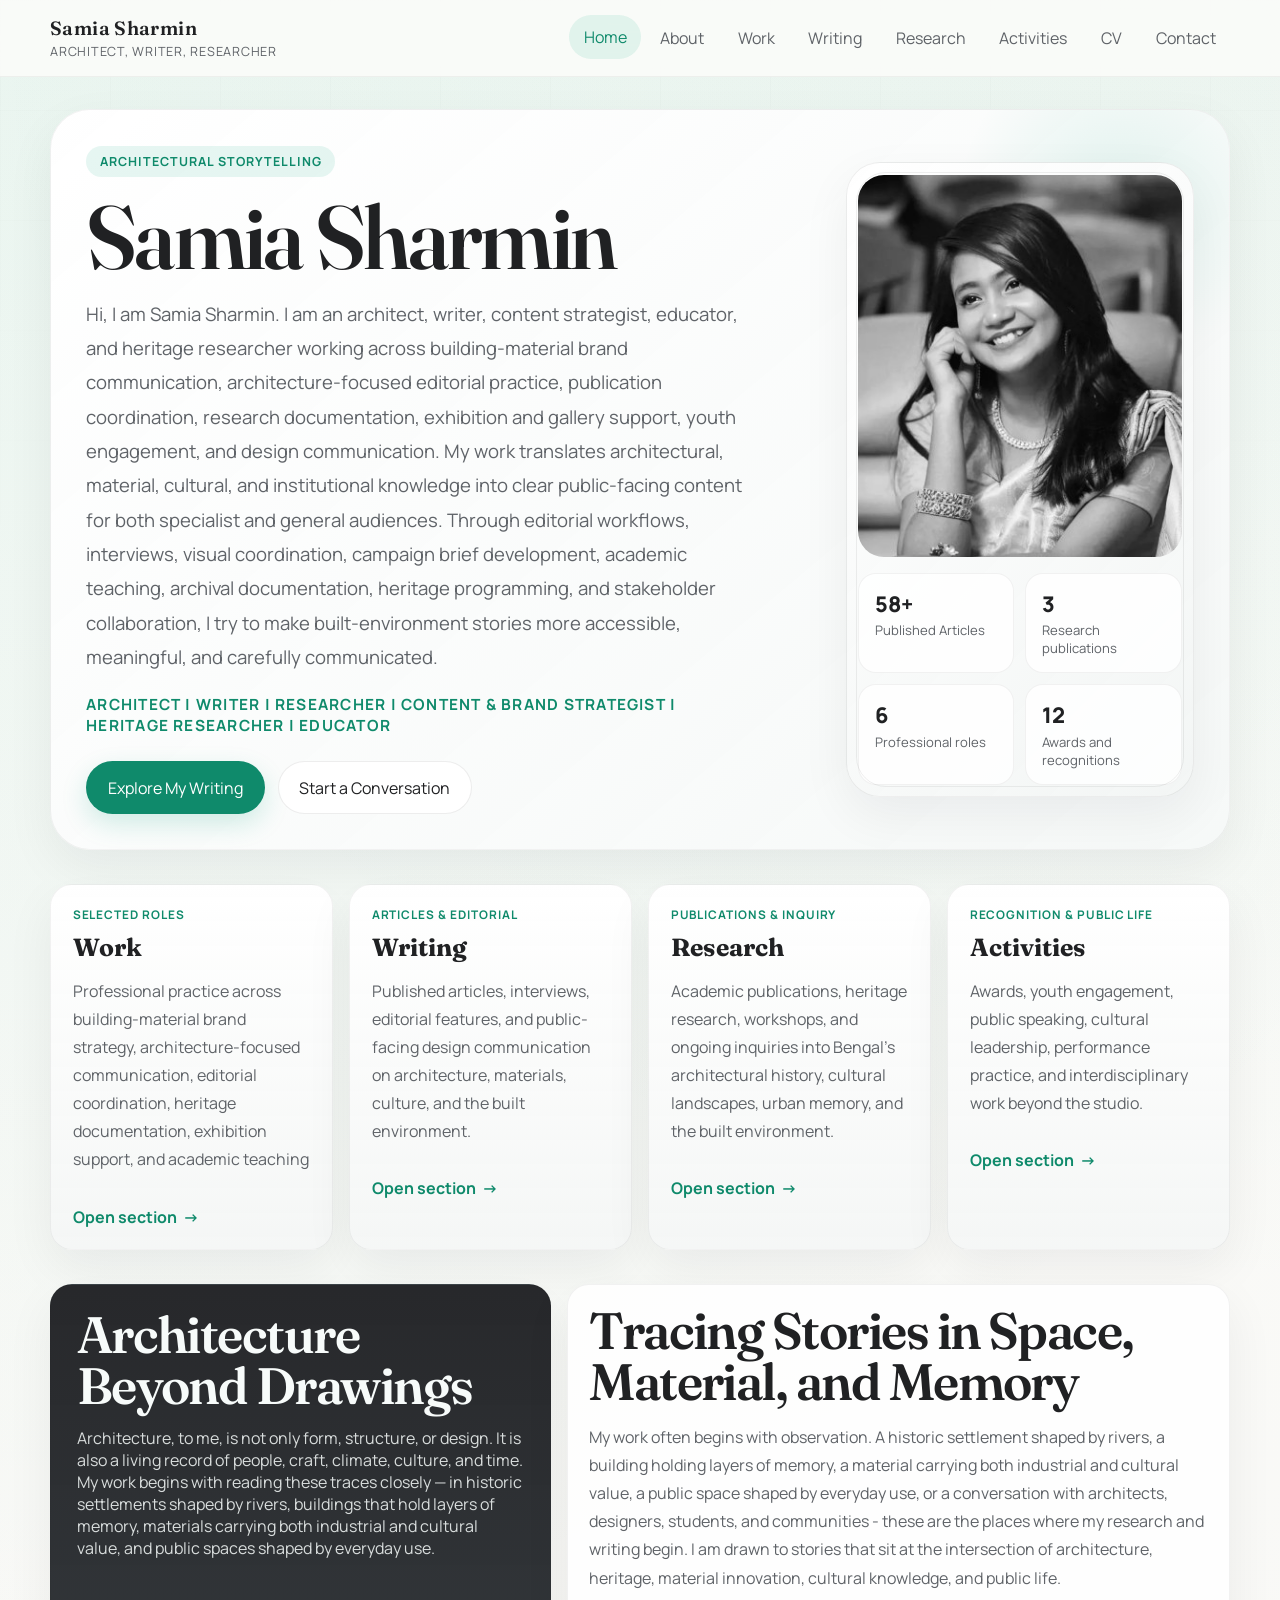
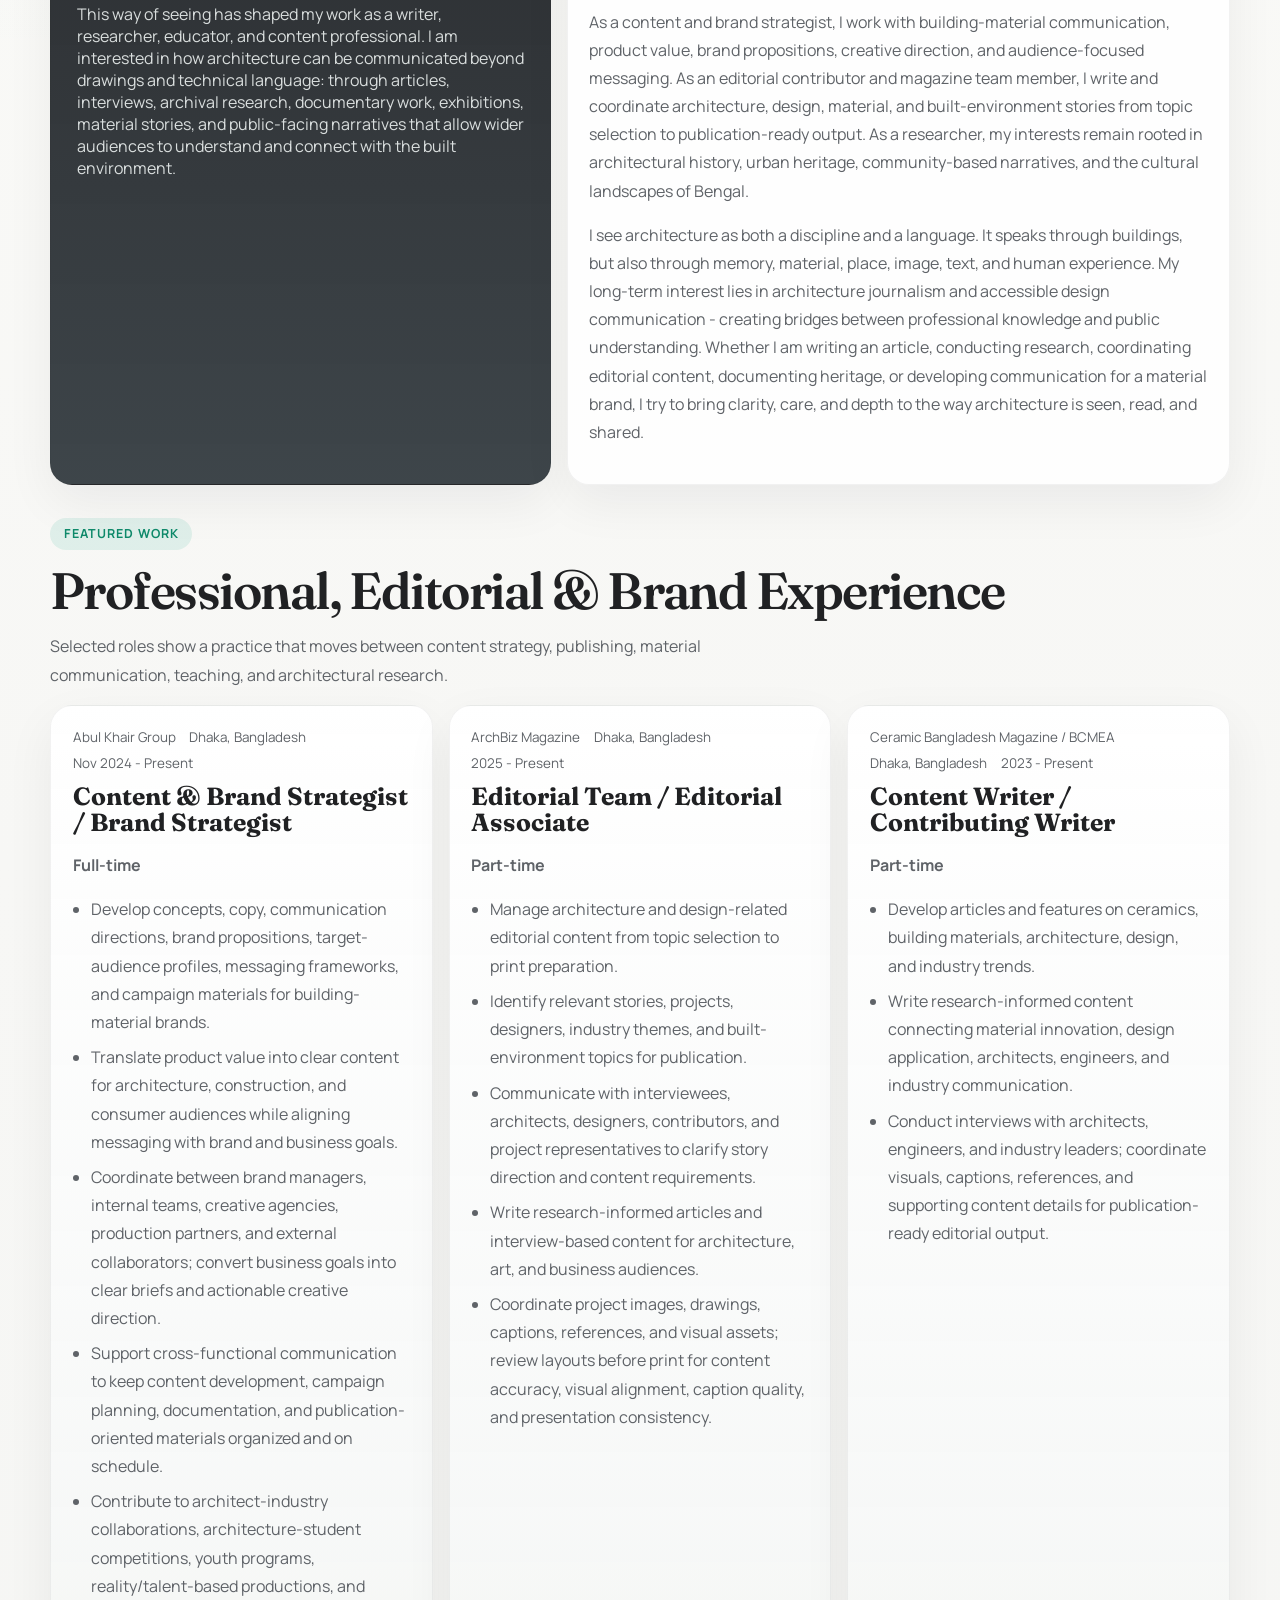
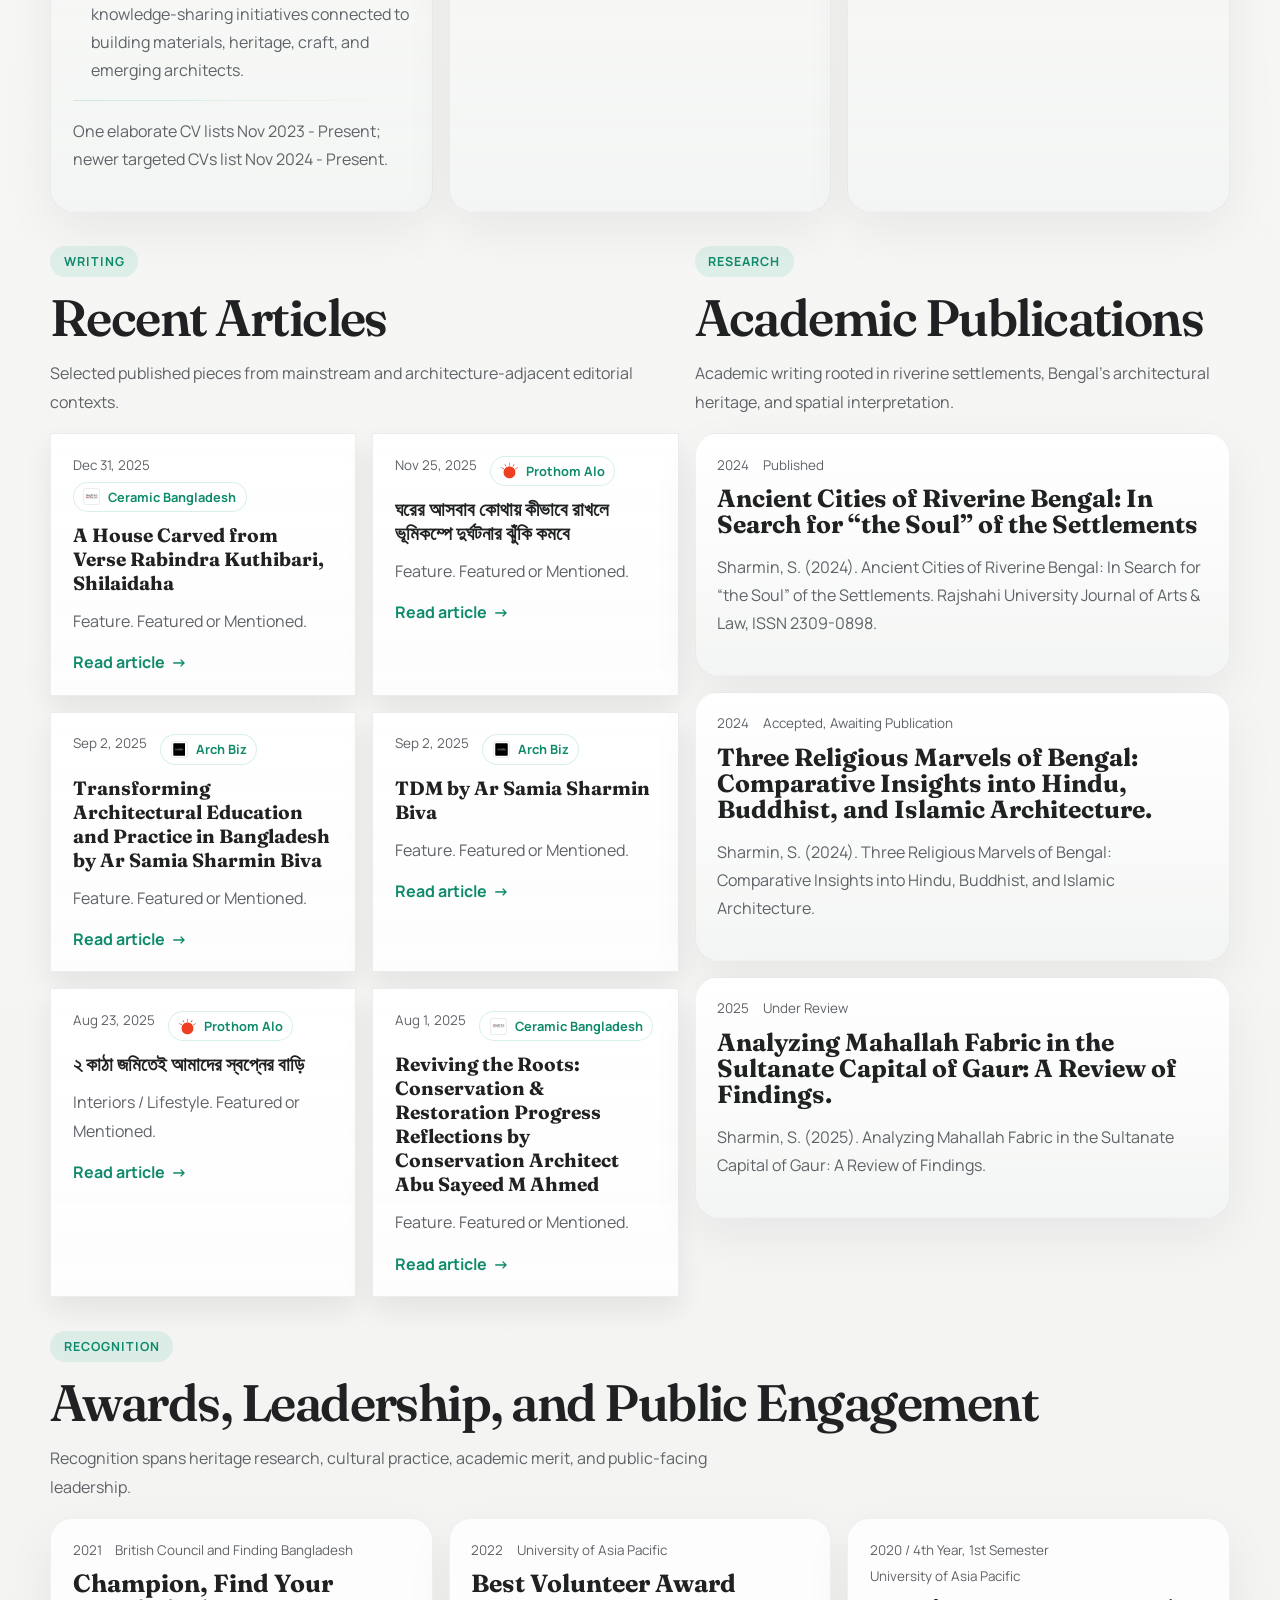
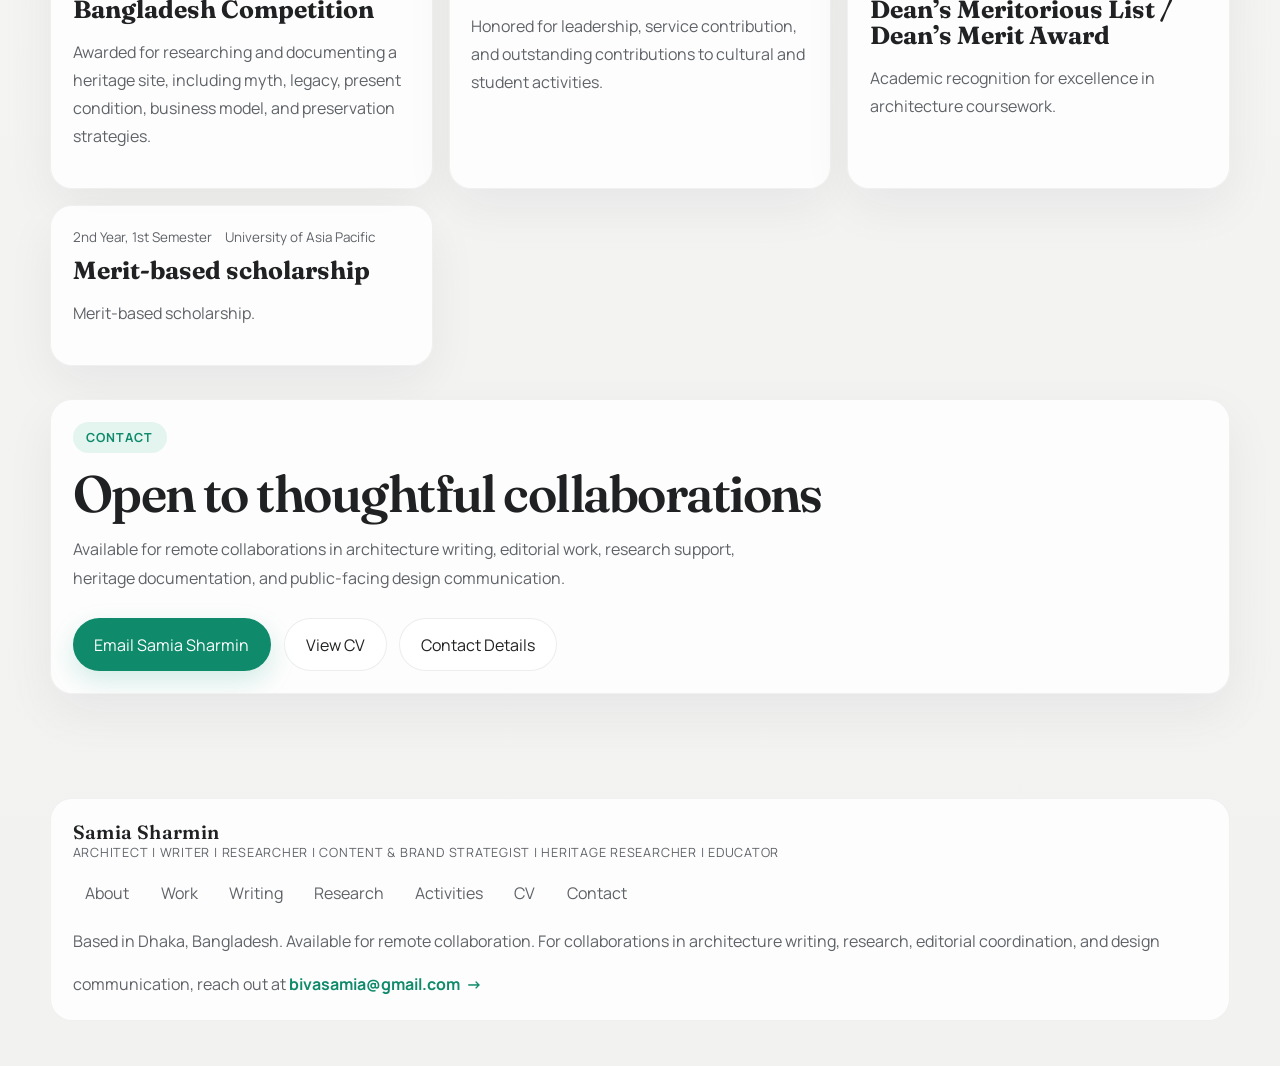
<file: index.html>
<!DOCTYPE html>
<html lang="en">
  <head>
    <meta charset="UTF-8">
    <meta name="viewport" content="width=device-width, initial-scale=1.0">
    <meta name="description" content="Portfolio of Samia Sharmin, an architect, writer, researcher, and design communicator from Dhaka.">
    <title>Samia Sharmin</title>
    <link rel="preconnect" href="https://fonts.googleapis.com">
    <link rel="preconnect" href="https://fonts.gstatic.com" crossorigin>
    <link href="https://fonts.googleapis.com/css2?family=Fraunces:opsz,wght@9..144,400;9..144,500;9..144,600&family=Manrope:wght@400;500;600;700;800&display=swap" rel="stylesheet">
    <link rel="stylesheet" href="./assets/css/styles.css">
    <script src="./assets/js/site.js" defer></script>
  </head>
  <body data-page="home" data-root=".">
    <header class="site-header" id="site-header"></header>
    <main class="page-shell" id="app"></main>
    <footer class="footer" id="site-footer"></footer>
  </body>
</html>
</file>
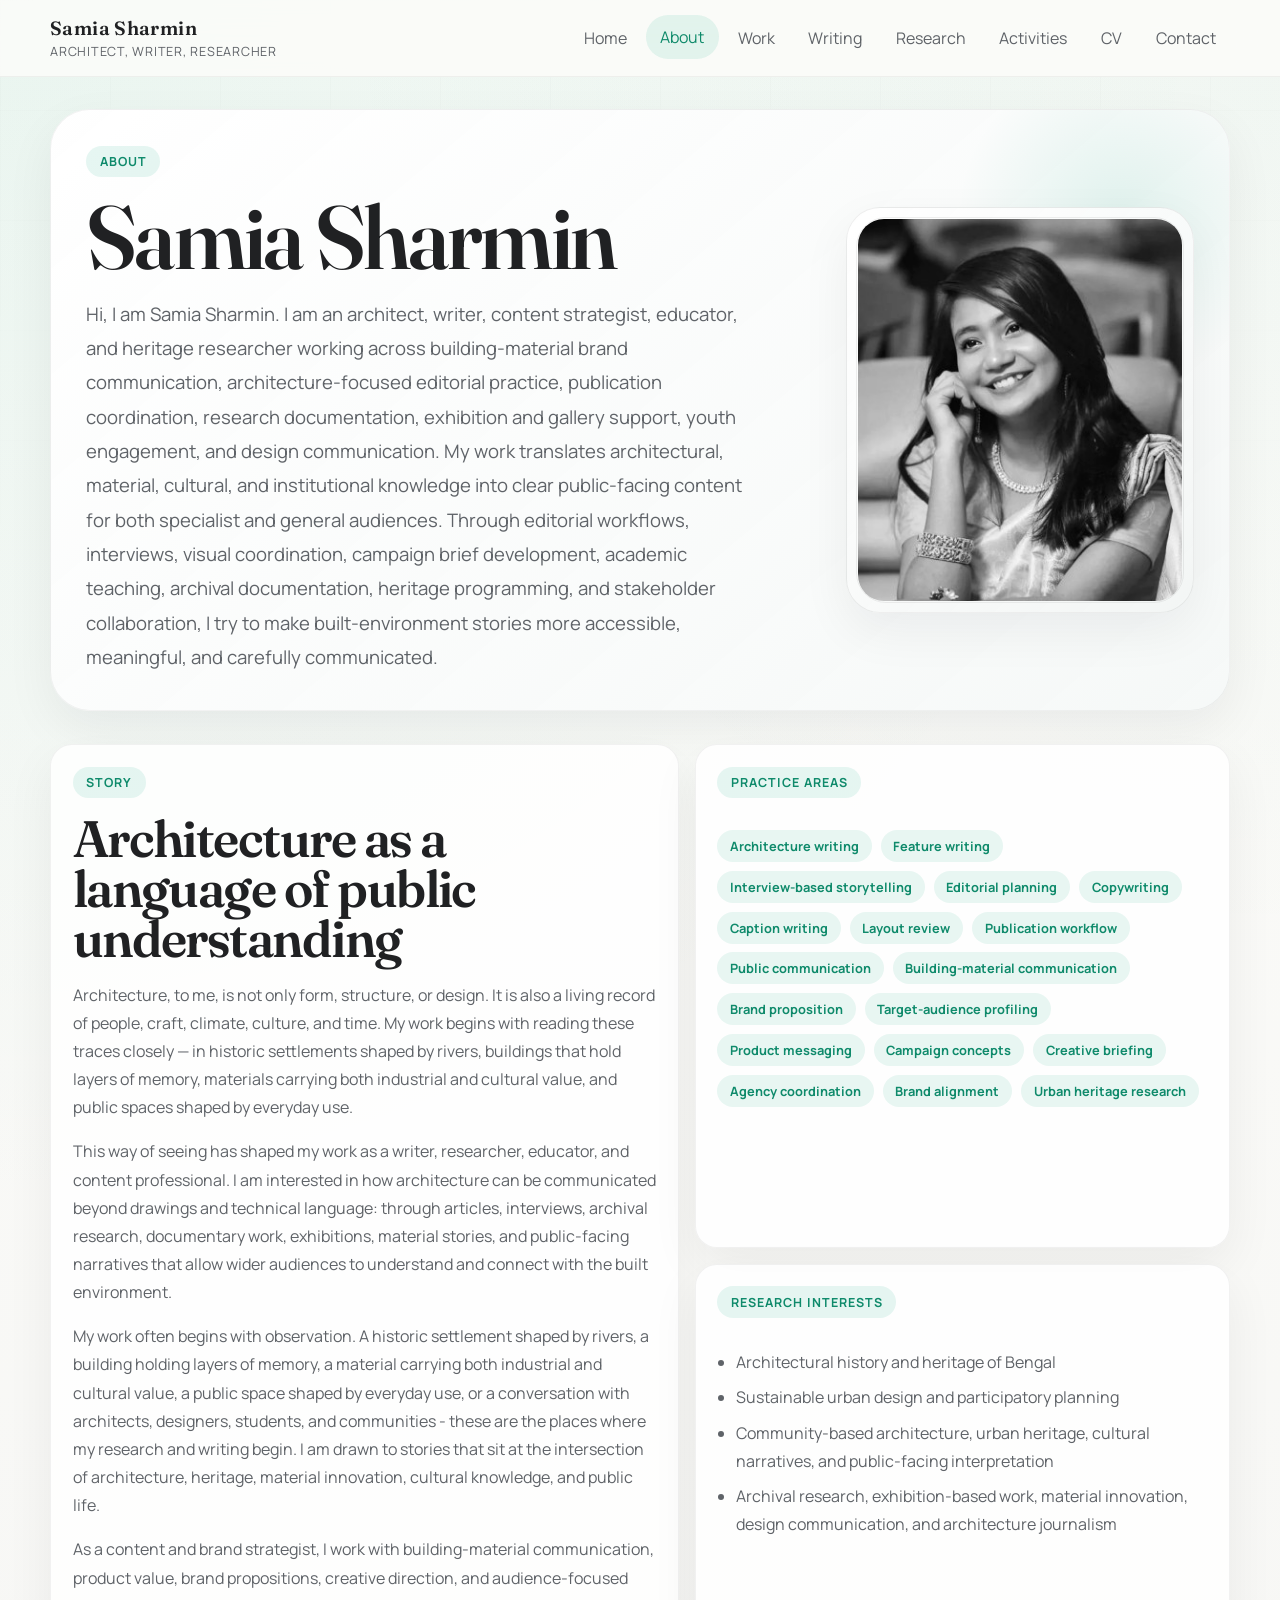
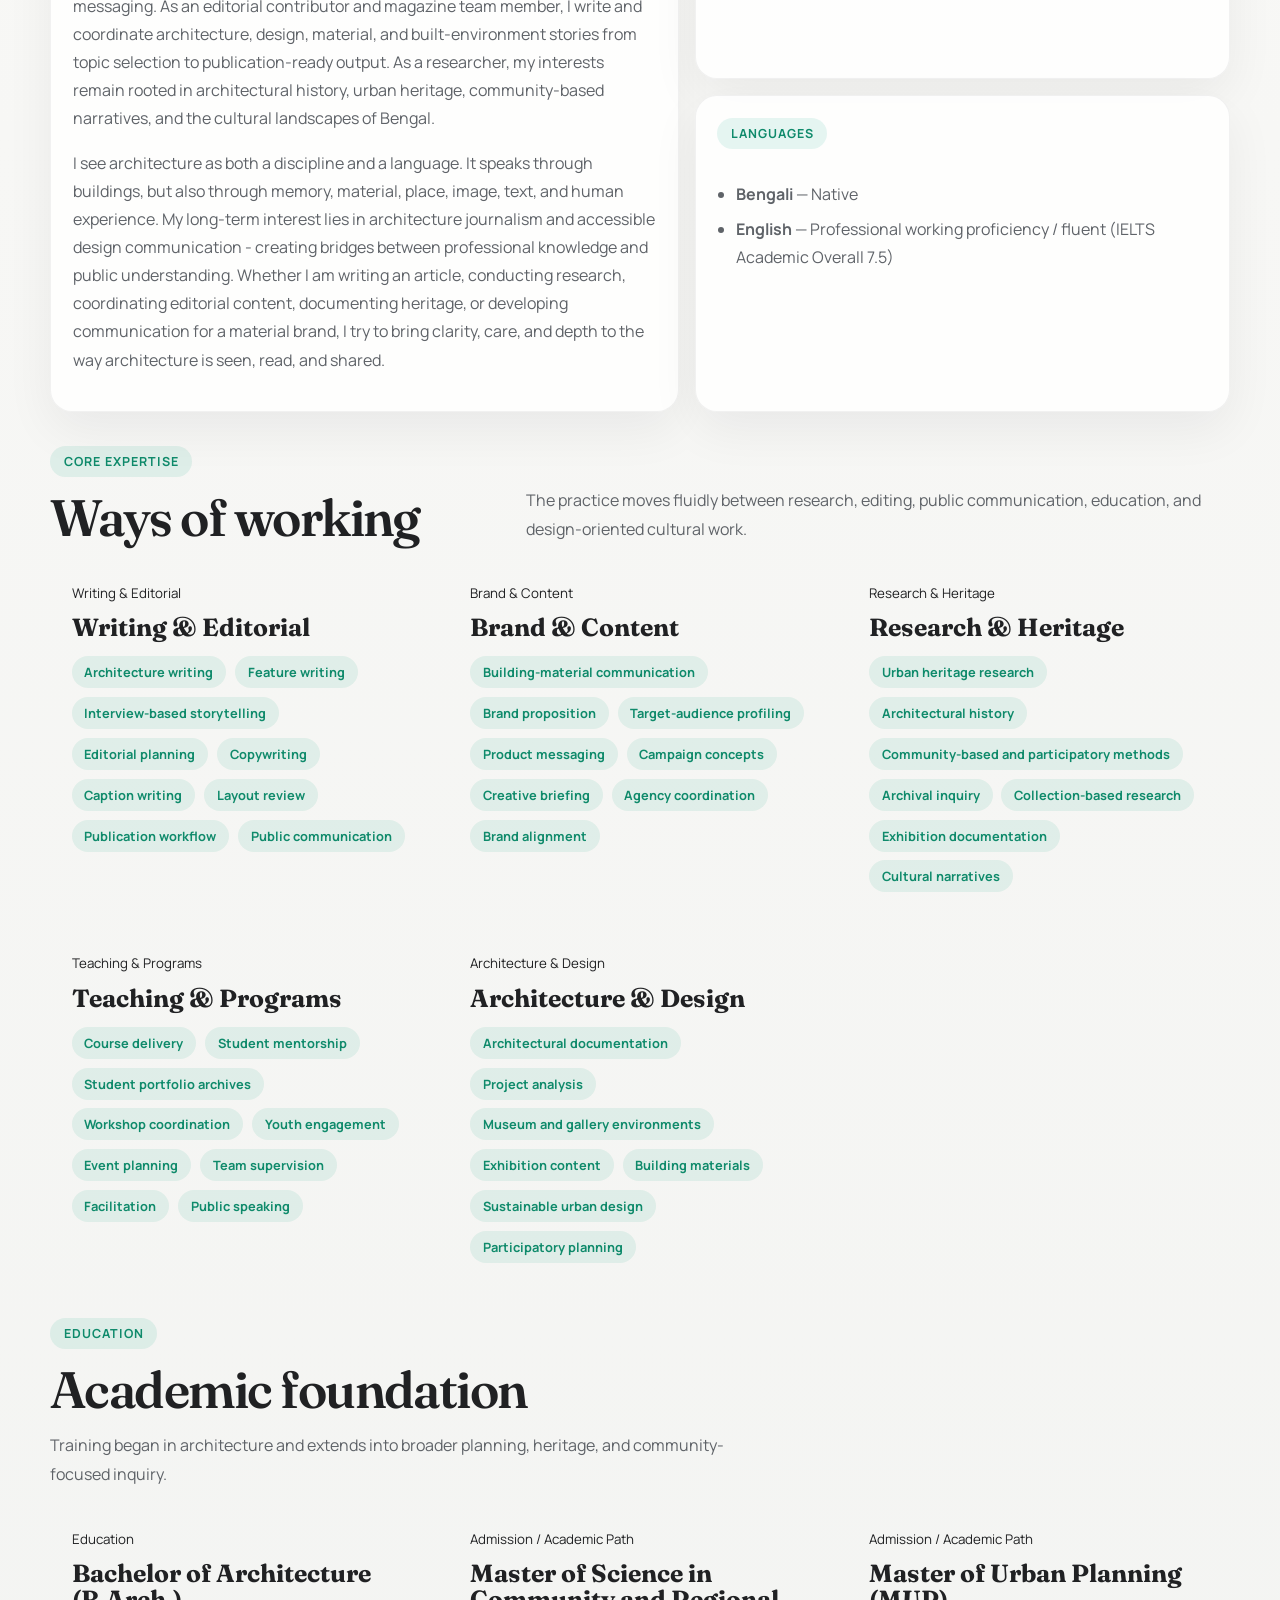
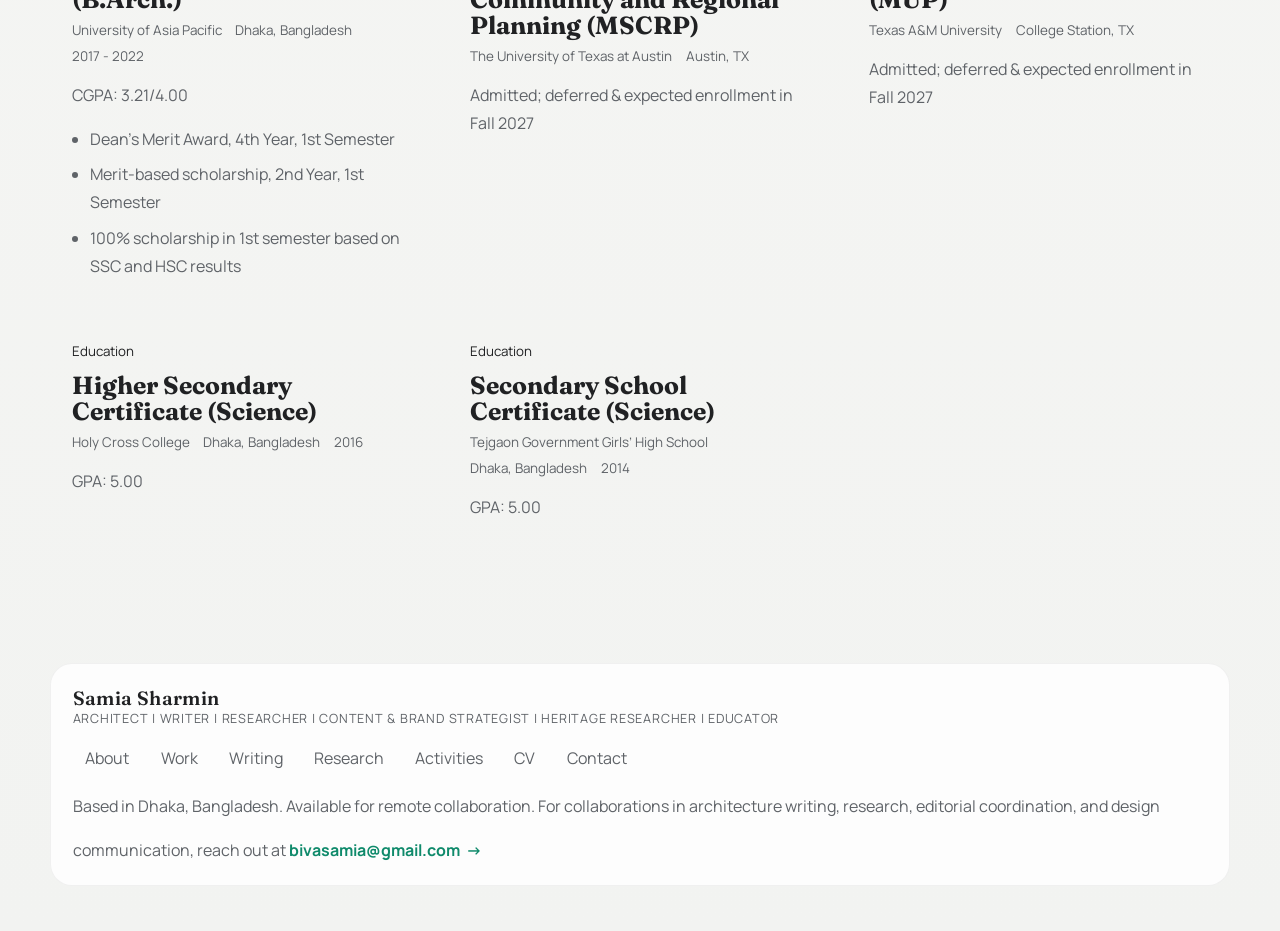
<file: about/index.html>
<!DOCTYPE html>
<html lang="en">
  <head>
    <meta charset="UTF-8">
    <meta name="viewport" content="width=device-width, initial-scale=1.0">
    <meta name="description" content="About Samia Sharmin: architect,writer, researcher, and design communicator.">
    <title>About | Samia Sharmin</title>
    <link rel="preconnect" href="https://fonts.googleapis.com">
    <link rel="preconnect" href="https://fonts.gstatic.com" crossorigin>
    <link href="https://fonts.googleapis.com/css2?family=Fraunces:opsz,wght@9..144,400;9..144,500;9..144,600&family=Manrope:wght@400;500;600;700;800&display=swap" rel="stylesheet">
    <link rel="stylesheet" href="../assets/css/styles.css">
    <script src="../assets/js/site.js" defer></script>
  </head>
  <body data-page="about" data-root="..">
    <header class="site-header" id="site-header"></header>
    <main class="page-shell" id="app"></main>
    <footer class="footer" id="site-footer"></footer>
  </body>
</html>
</file>
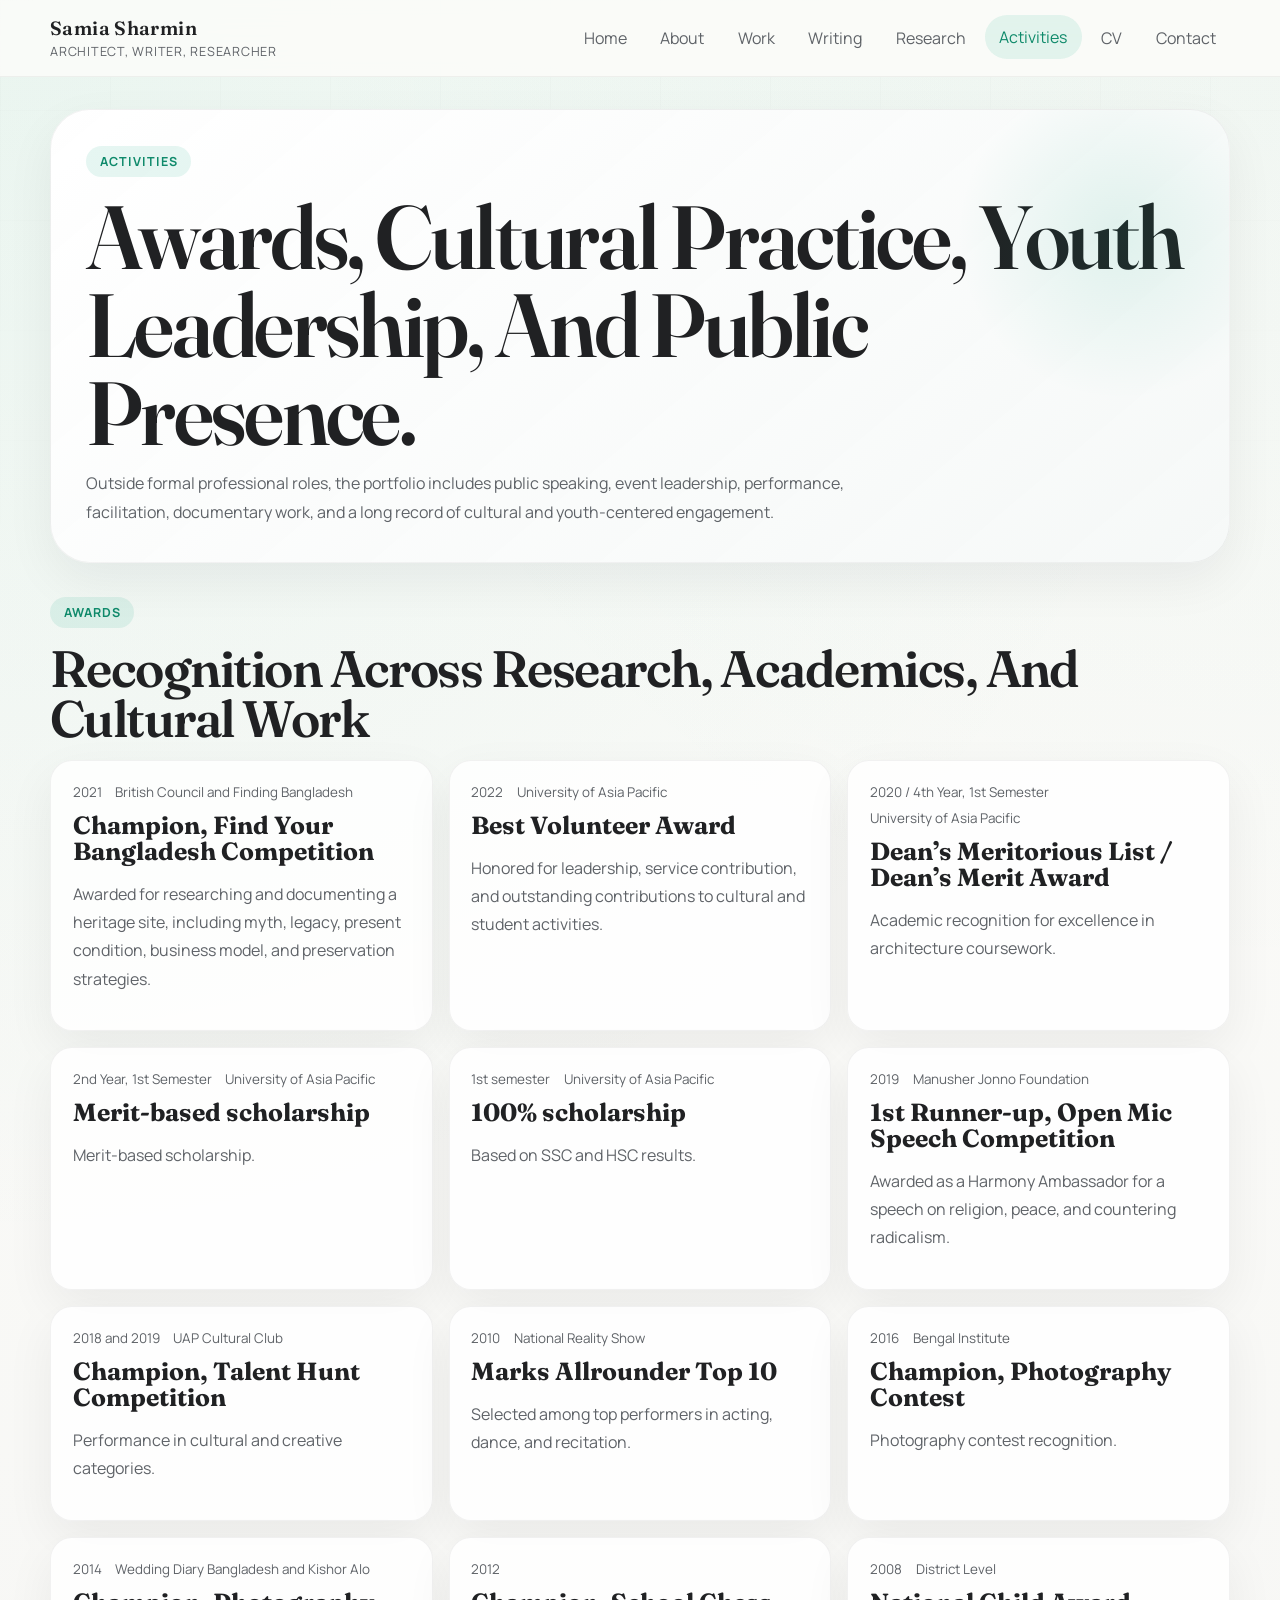
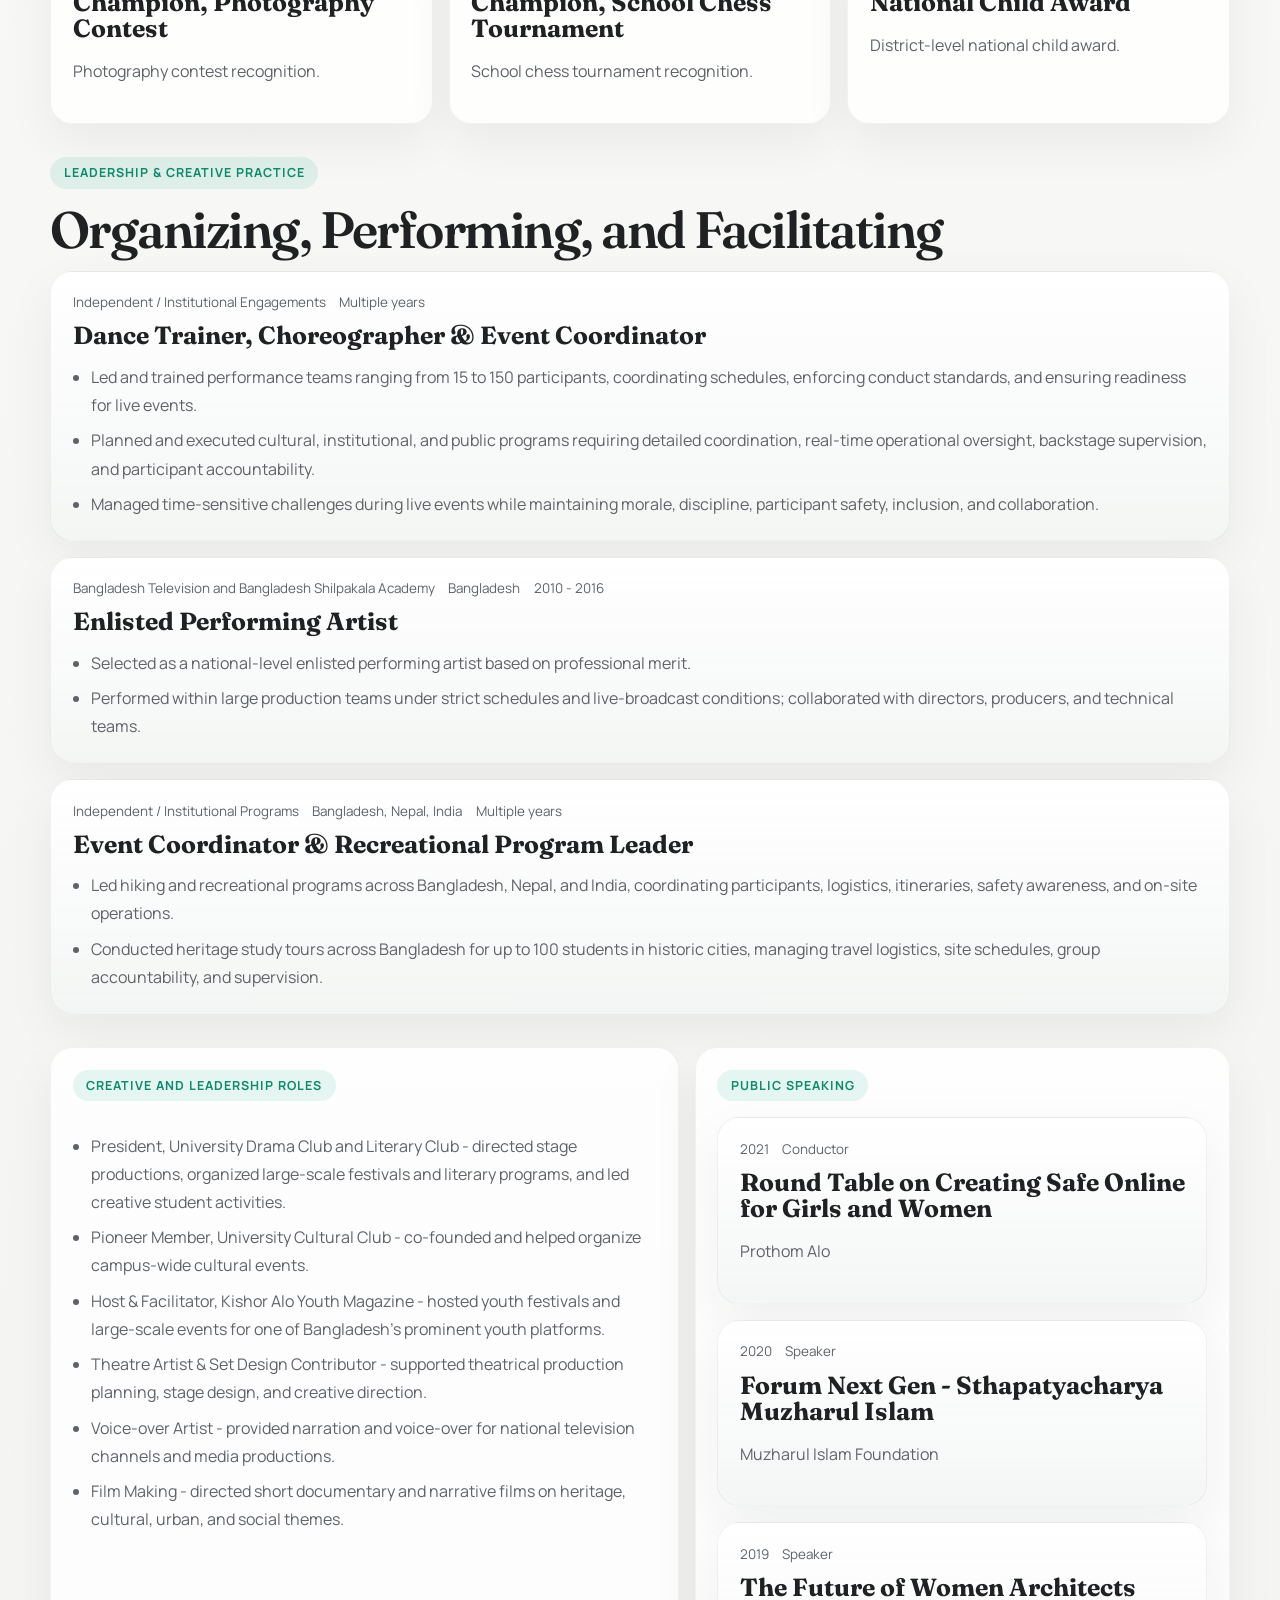
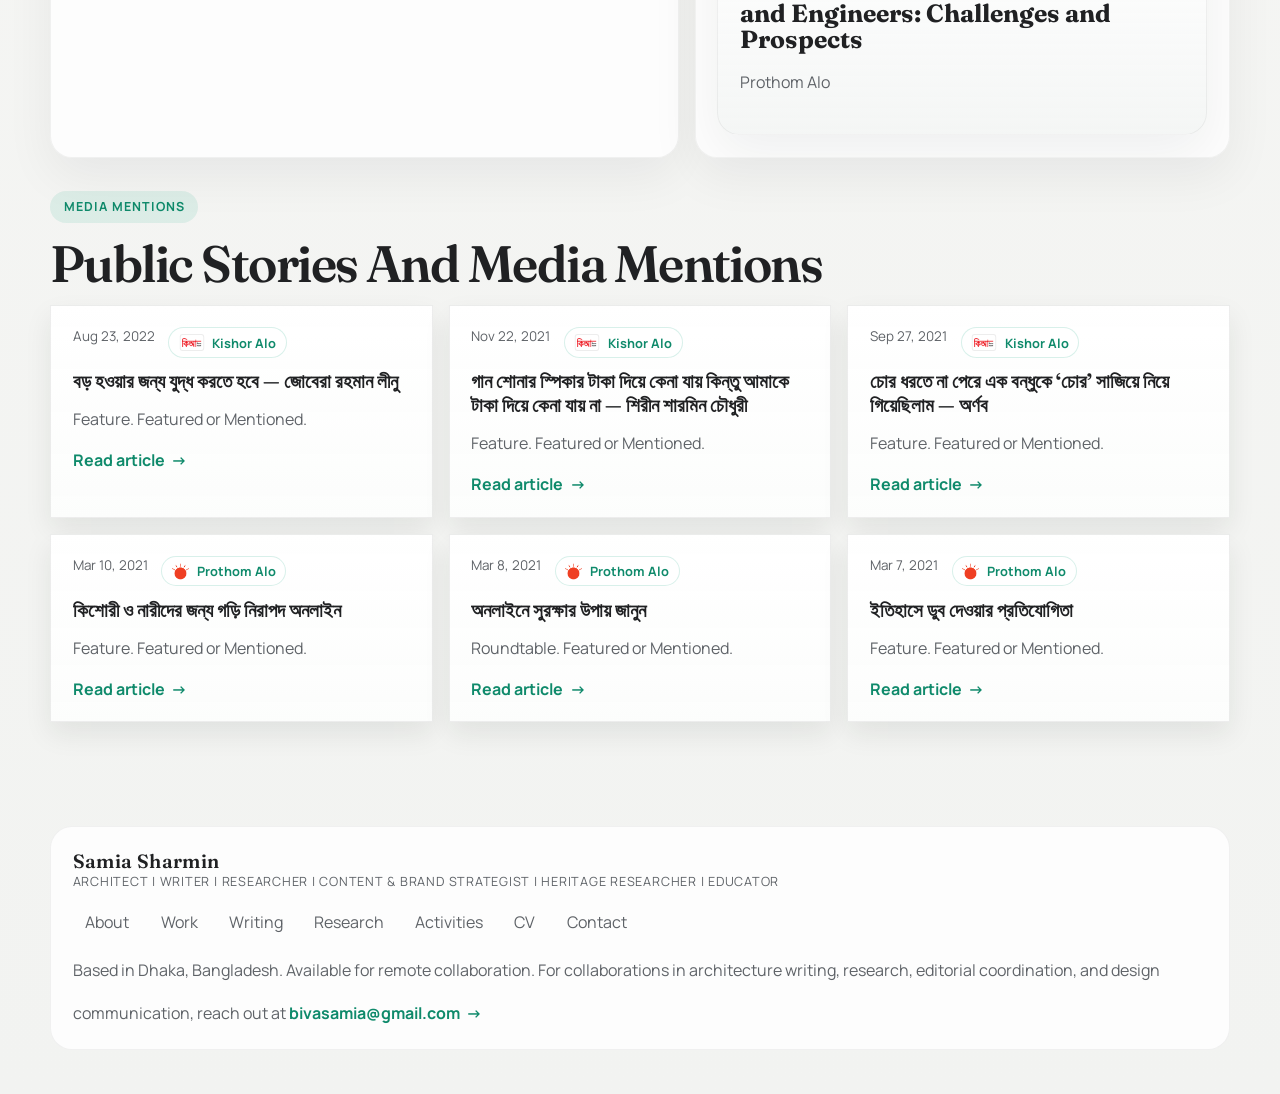
<file: activities/index.html>
<!DOCTYPE html>
<html lang="en">
  <head>
    <meta charset="UTF-8">
    <meta name="viewport" content="width=device-width, initial-scale=1.0">
    <meta name="description" content="Awards, activities, leadership, and public-facing creative work of Samia Sharmin.">
    <title>Activities | Samia Sharmin</title>
    <link rel="preconnect" href="https://fonts.googleapis.com">
    <link rel="preconnect" href="https://fonts.gstatic.com" crossorigin>
    <link href="https://fonts.googleapis.com/css2?family=Fraunces:opsz,wght@9..144,400;9..144,500;9..144,600&family=Manrope:wght@400;500;600;700;800&display=swap" rel="stylesheet">
    <link rel="stylesheet" href="../assets/css/styles.css">
    <script src="../assets/js/site.js" defer></script>
  </head>
  <body data-page="activities" data-root="..">
    <header class="site-header" id="site-header"></header>
    <main class="page-shell" id="app"></main>
    <footer class="footer" id="site-footer"></footer>
  </body>
</html>
</file>
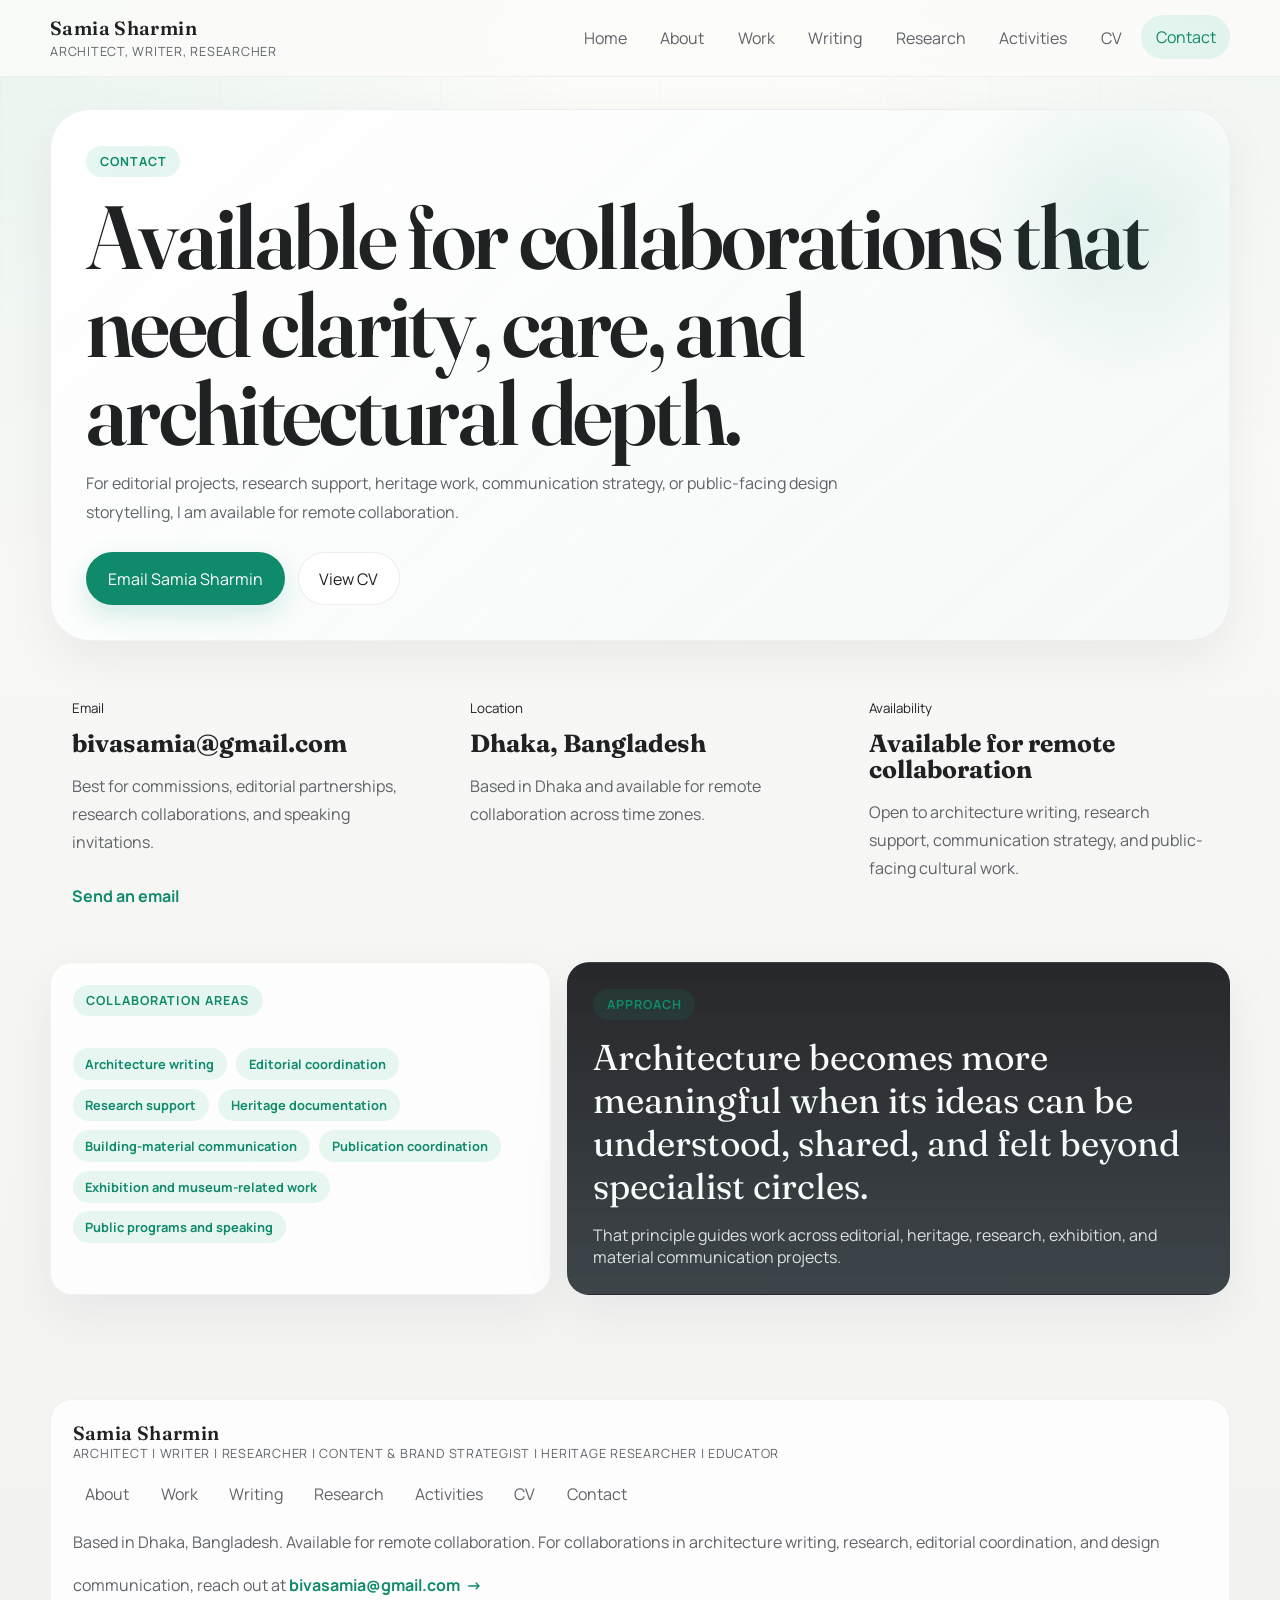
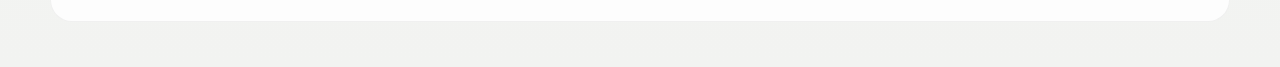
<file: contact/index.html>
<!DOCTYPE html>
<html lang="en">
  <head>
    <meta charset="UTF-8">
    <meta name="viewport" content="width=device-width, initial-scale=1.0">
    <meta name="description" content="Contact Samia Sharmin for writing, research, heritage, and architecture-related collaborations.">
    <title>Contact | Samia Sharmin</title>
    <link rel="preconnect" href="https://fonts.googleapis.com">
    <link rel="preconnect" href="https://fonts.gstatic.com" crossorigin>
    <link href="https://fonts.googleapis.com/css2?family=Fraunces:opsz,wght@9..144,400;9..144,500;9..144,600&family=Manrope:wght@400;500;600;700;800&display=swap" rel="stylesheet">
    <link rel="stylesheet" href="../assets/css/styles.css">
    <script src="../assets/js/site.js" defer></script>
  </head>
  <body data-page="contact" data-root="..">
    <header class="site-header" id="site-header"></header>
    <main class="page-shell" id="app"></main>
    <footer class="footer" id="site-footer"></footer>
  </body>
</html>
</file>
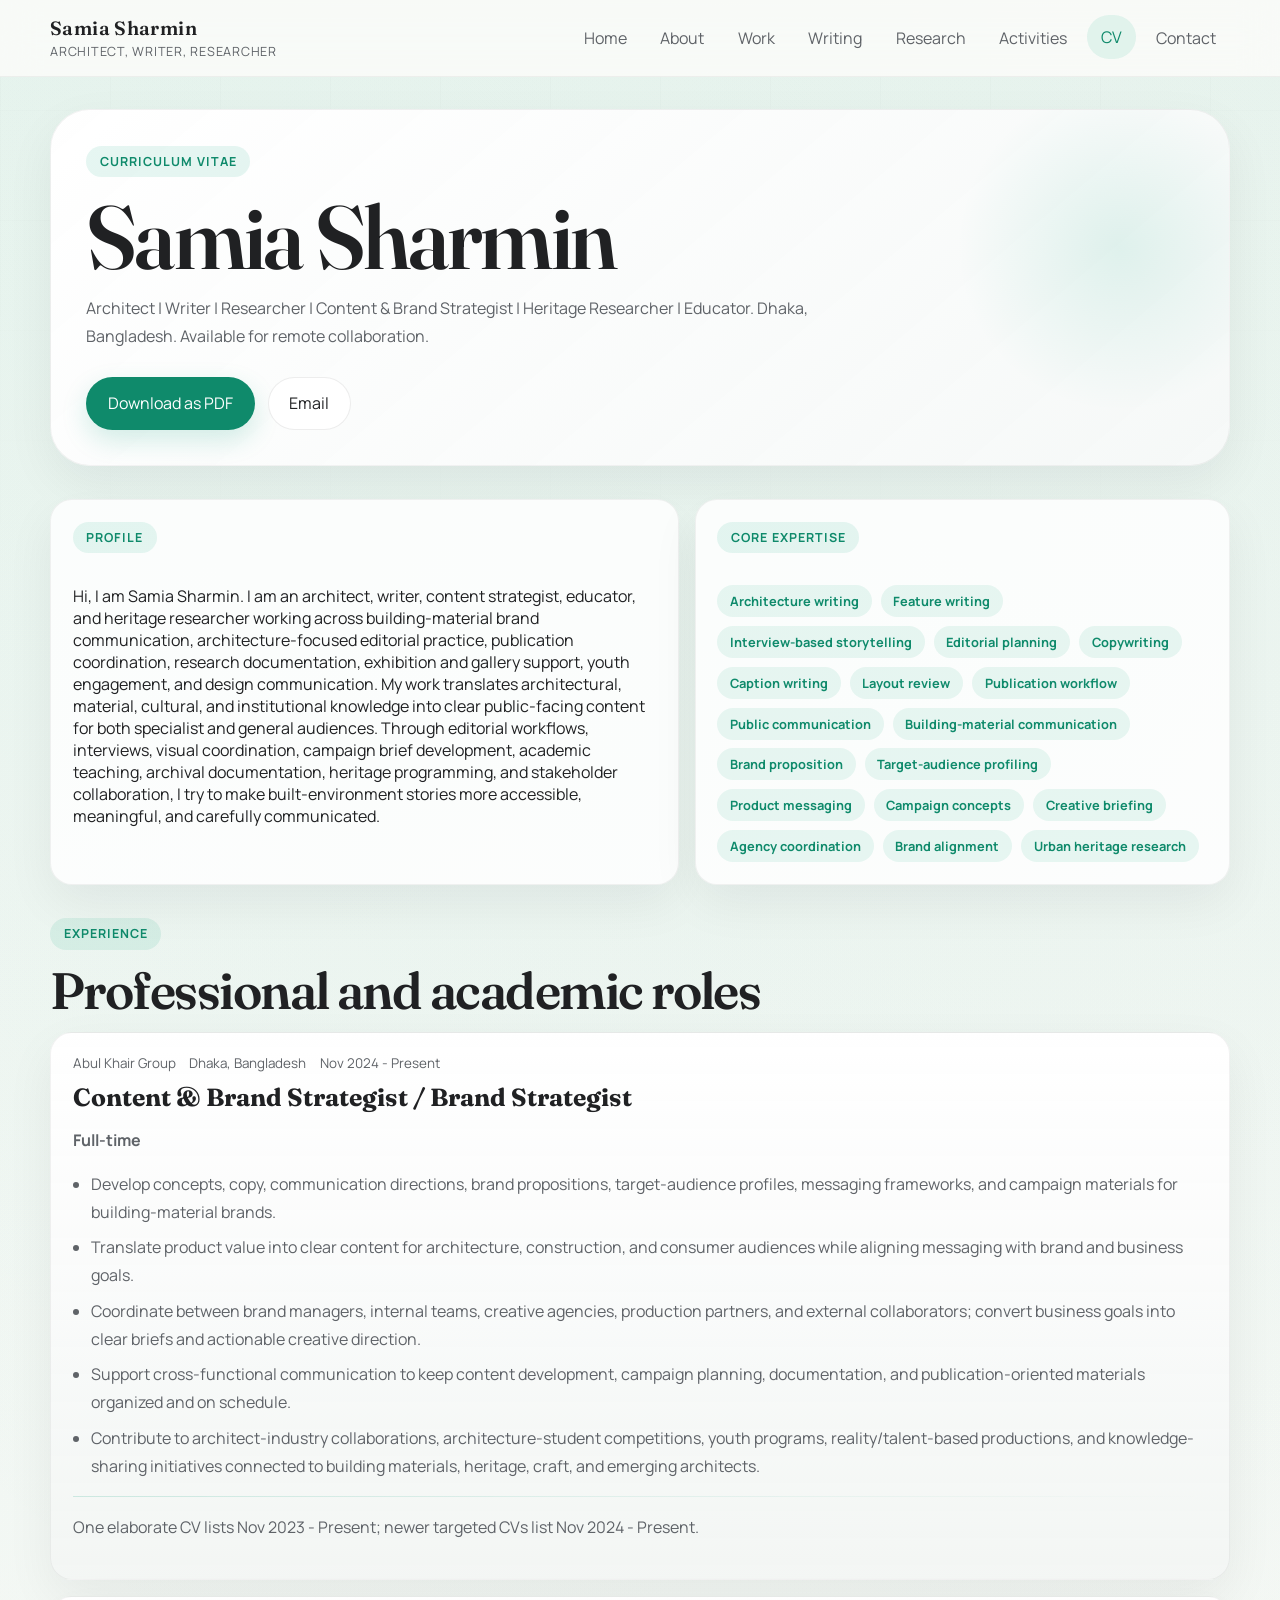
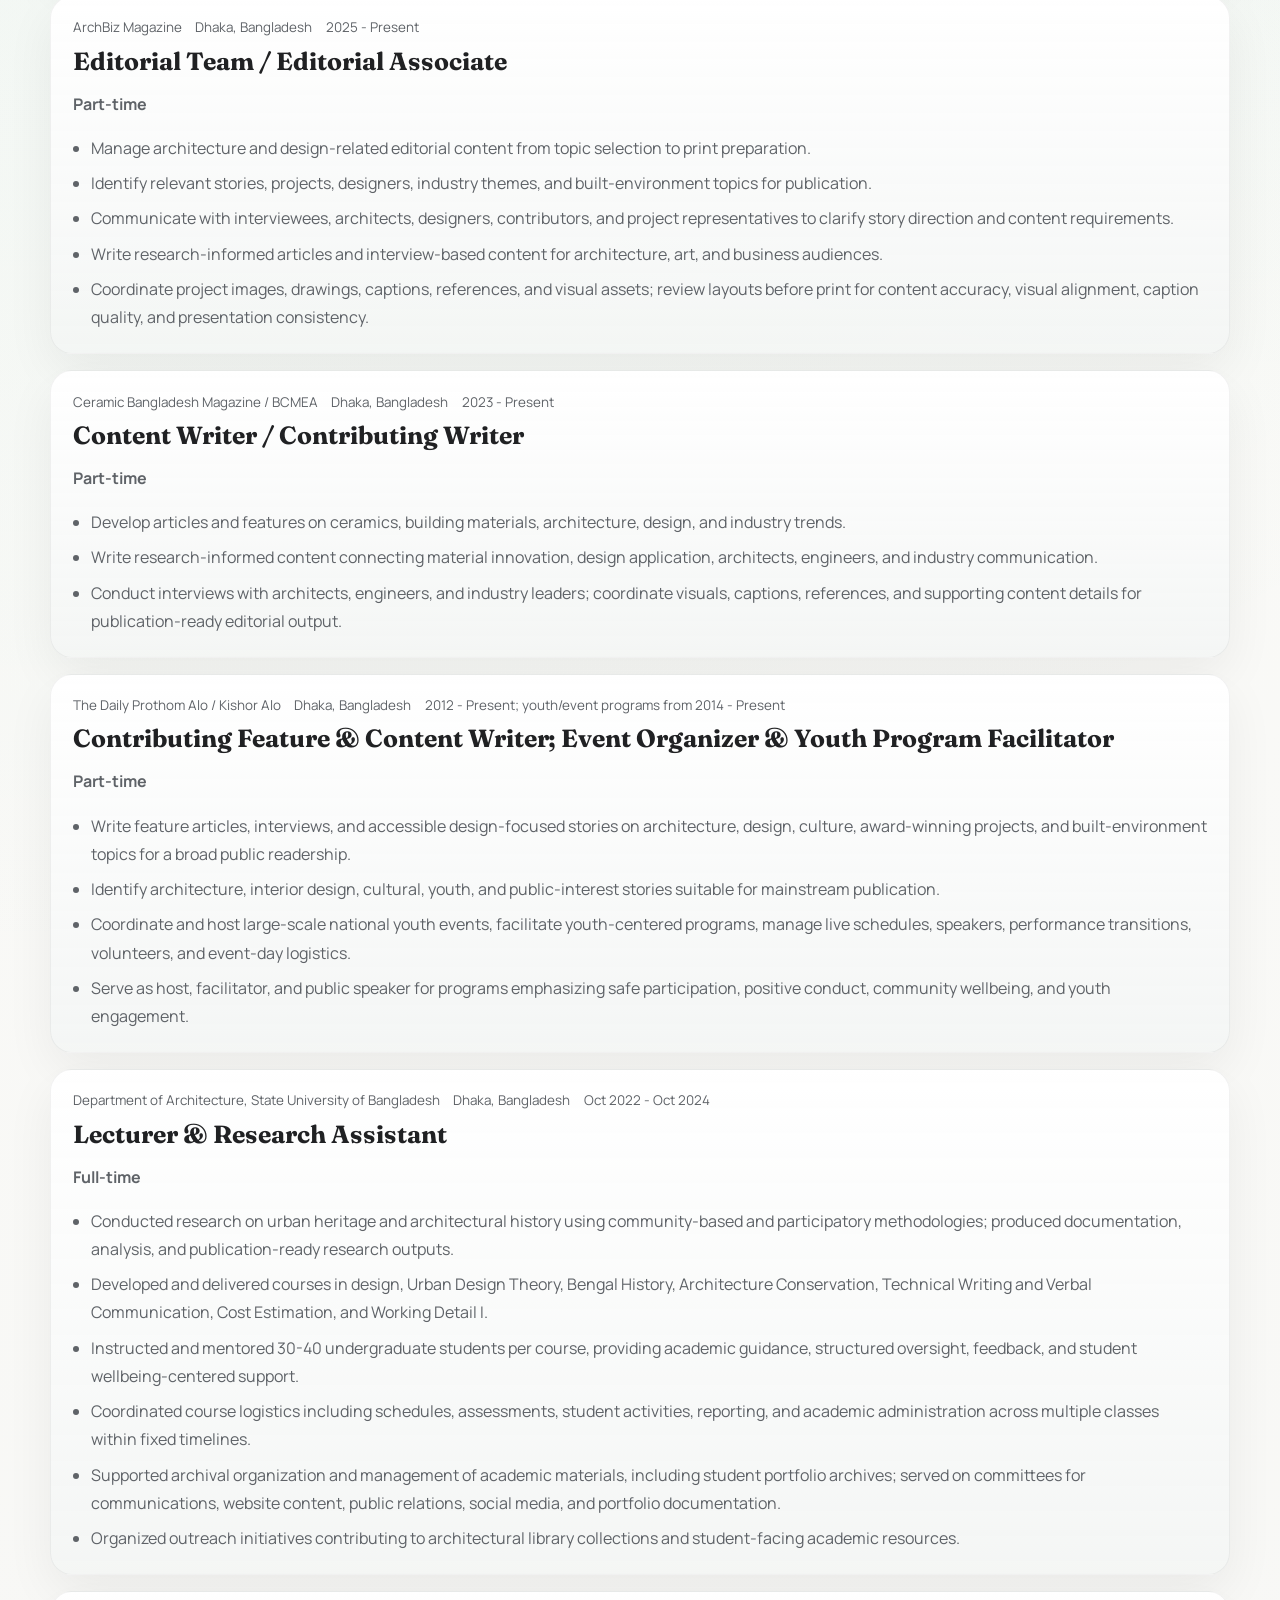
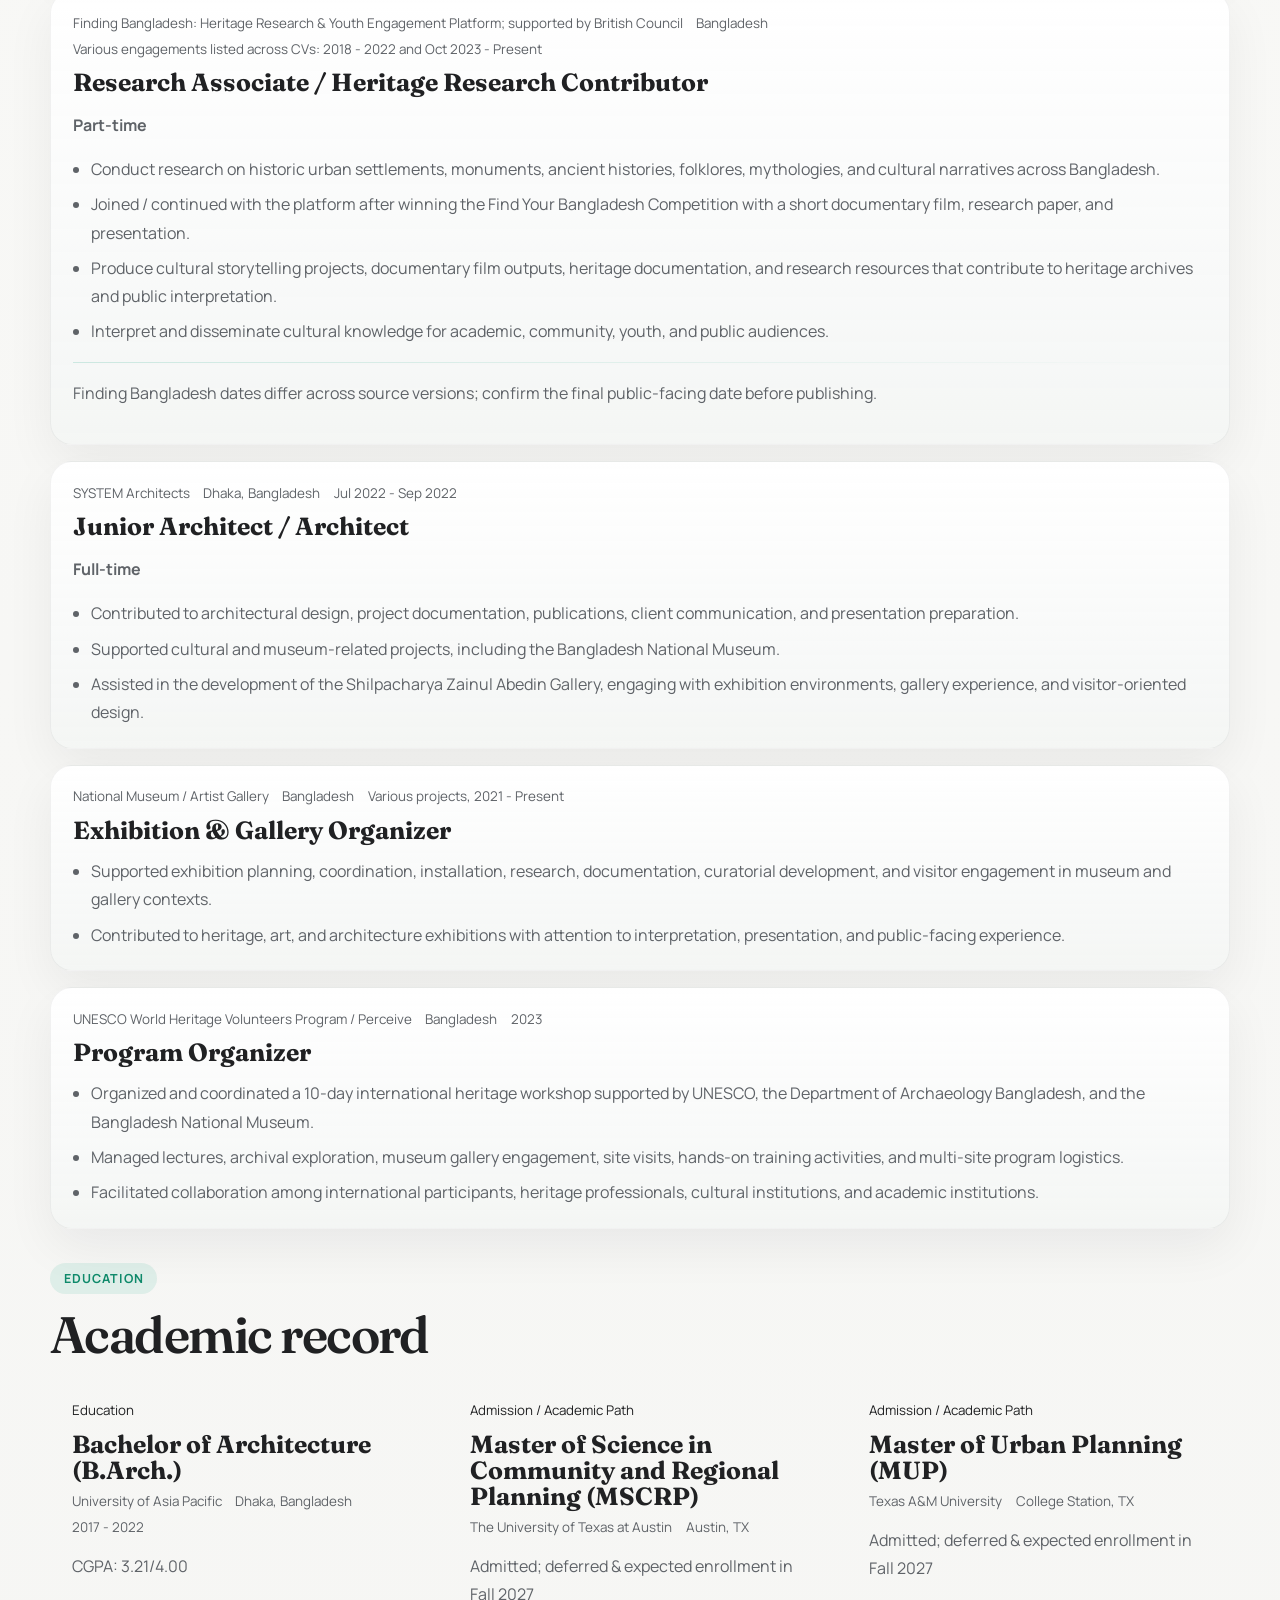
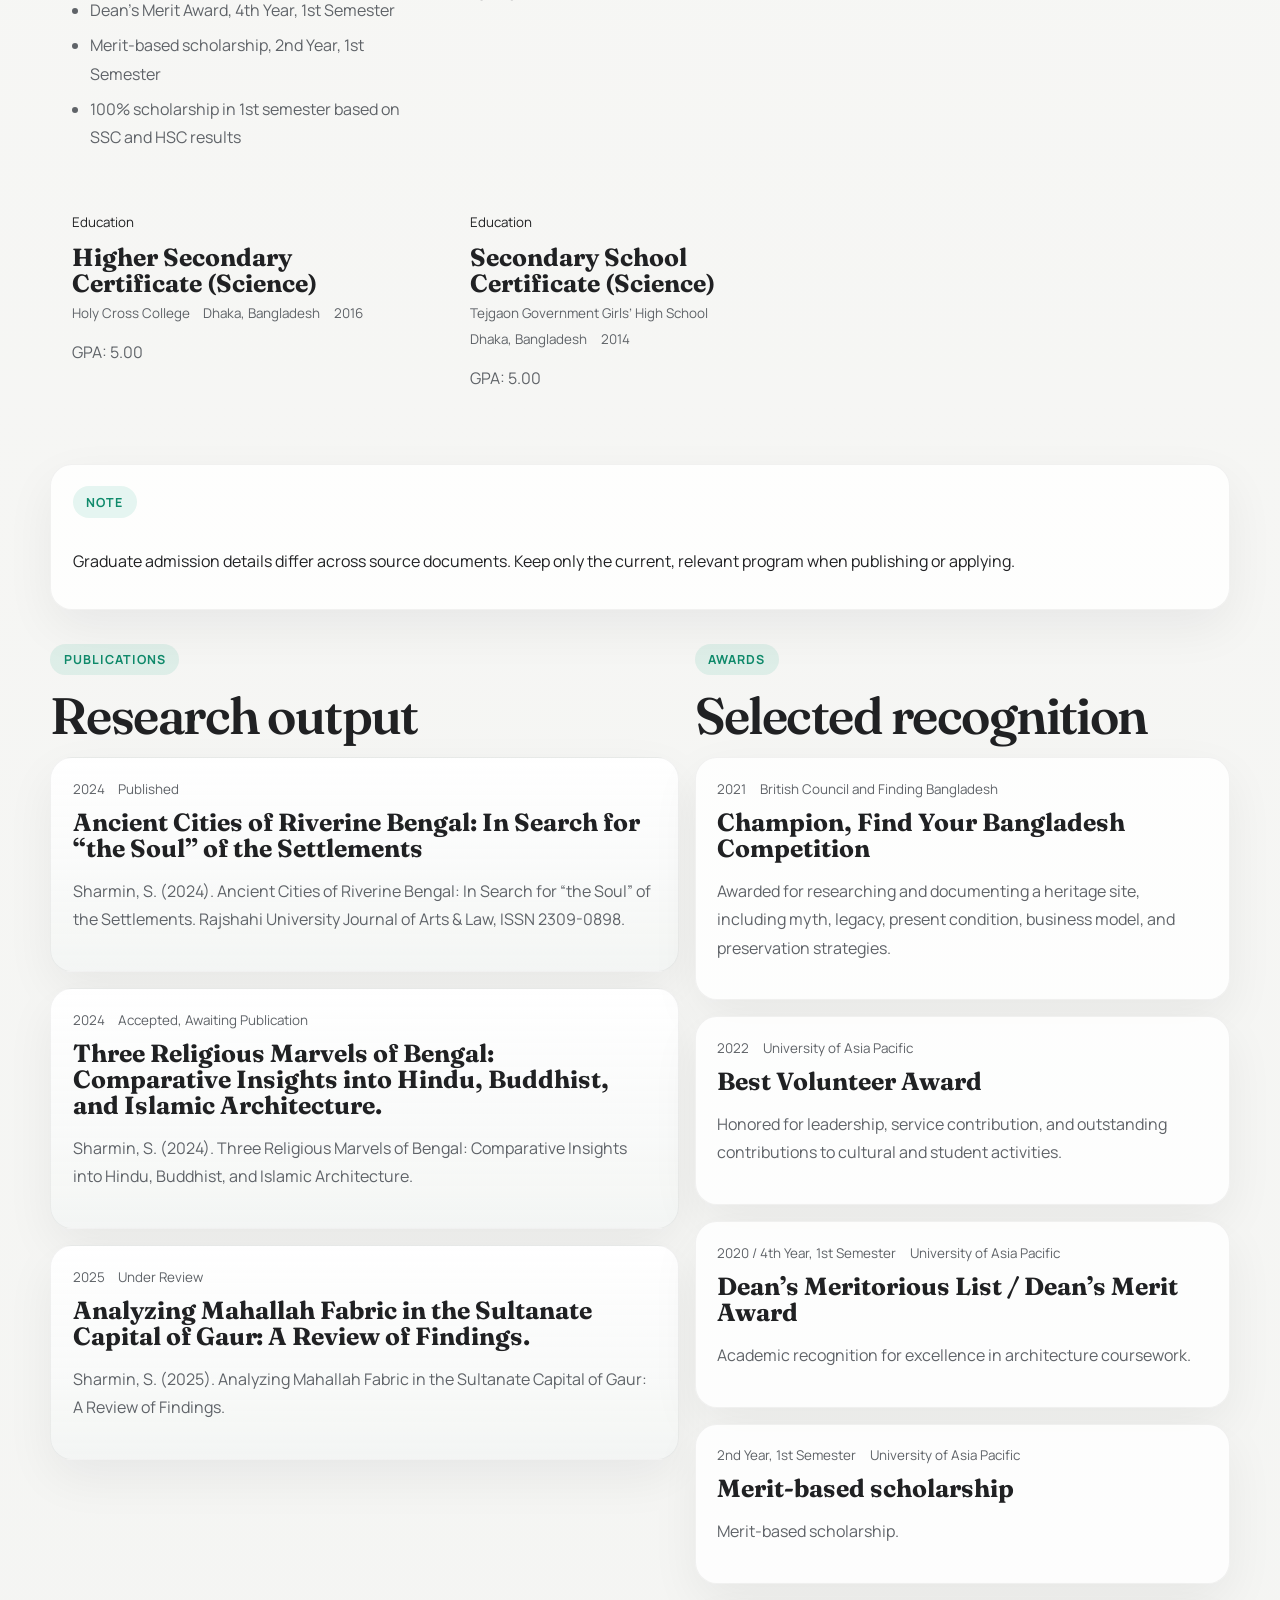
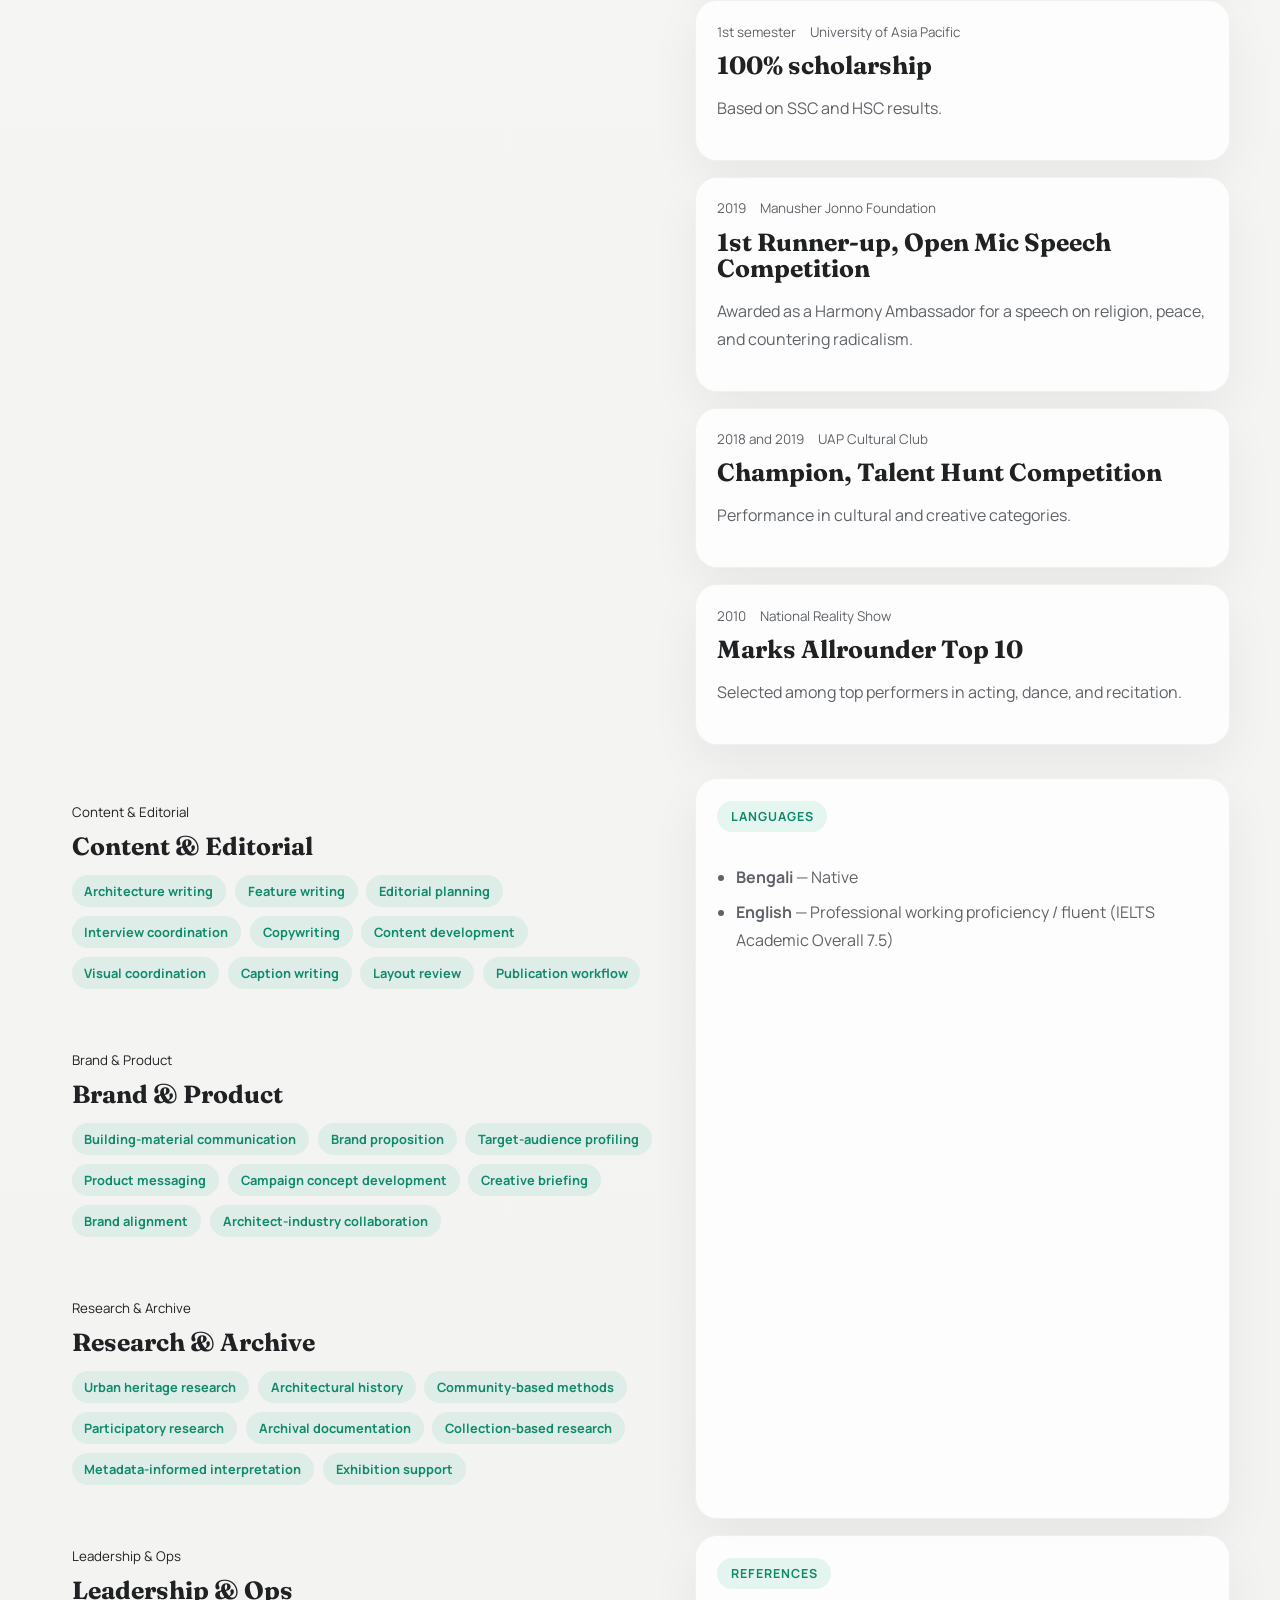
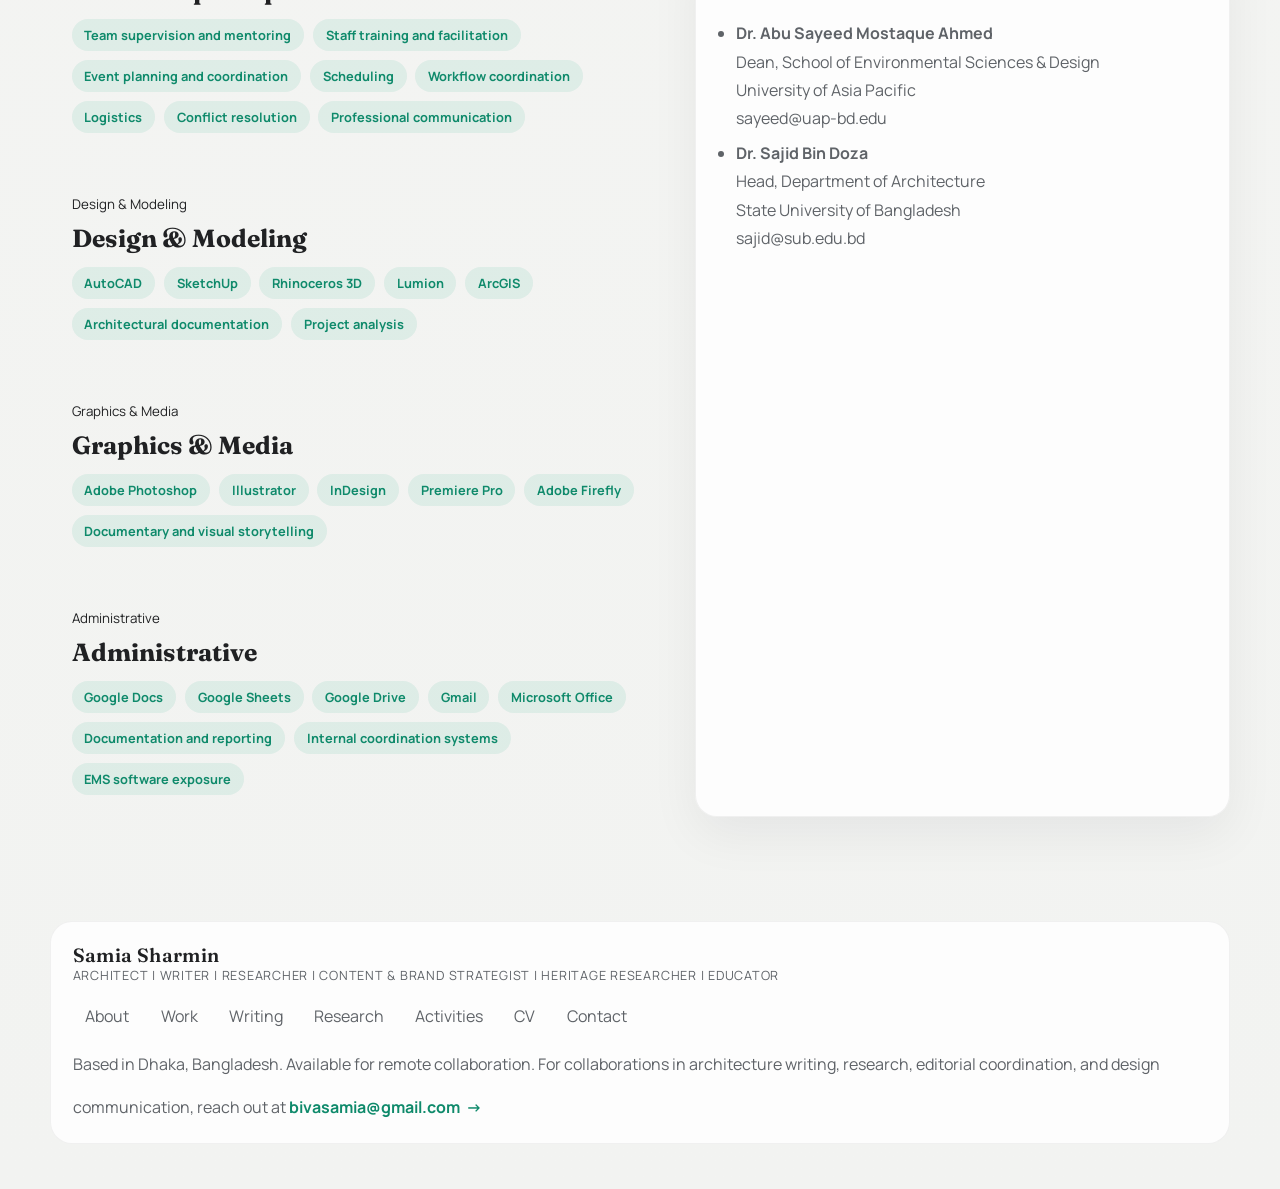
<file: cv/index.html>
<!DOCTYPE html>
<html lang="en">
  <head>
    <meta charset="UTF-8">
    <meta name="viewport" content="width=device-width, initial-scale=1.0">
    <meta name="description" content="Curriculum Vitae of Samia Sharmin.">
    <title>CV | Samia Sharmin</title>
    <link rel="preconnect" href="https://fonts.googleapis.com">
    <link rel="preconnect" href="https://fonts.gstatic.com" crossorigin>
    <link href="https://fonts.googleapis.com/css2?family=Fraunces:opsz,wght@9..144,400;9..144,500;9..144,600&family=Manrope:wght@400;500;600;700;800&display=swap" rel="stylesheet">
    <link rel="stylesheet" href="../assets/css/styles.css">
    <script src="../assets/js/site.js" defer></script>
  </head>
  <body data-page="cv" data-root="..">
    <header class="site-header" id="site-header"></header>
    <main class="page-shell" id="app"></main>
    <footer class="footer" id="site-footer"></footer>
  </body>
</html>
</file>
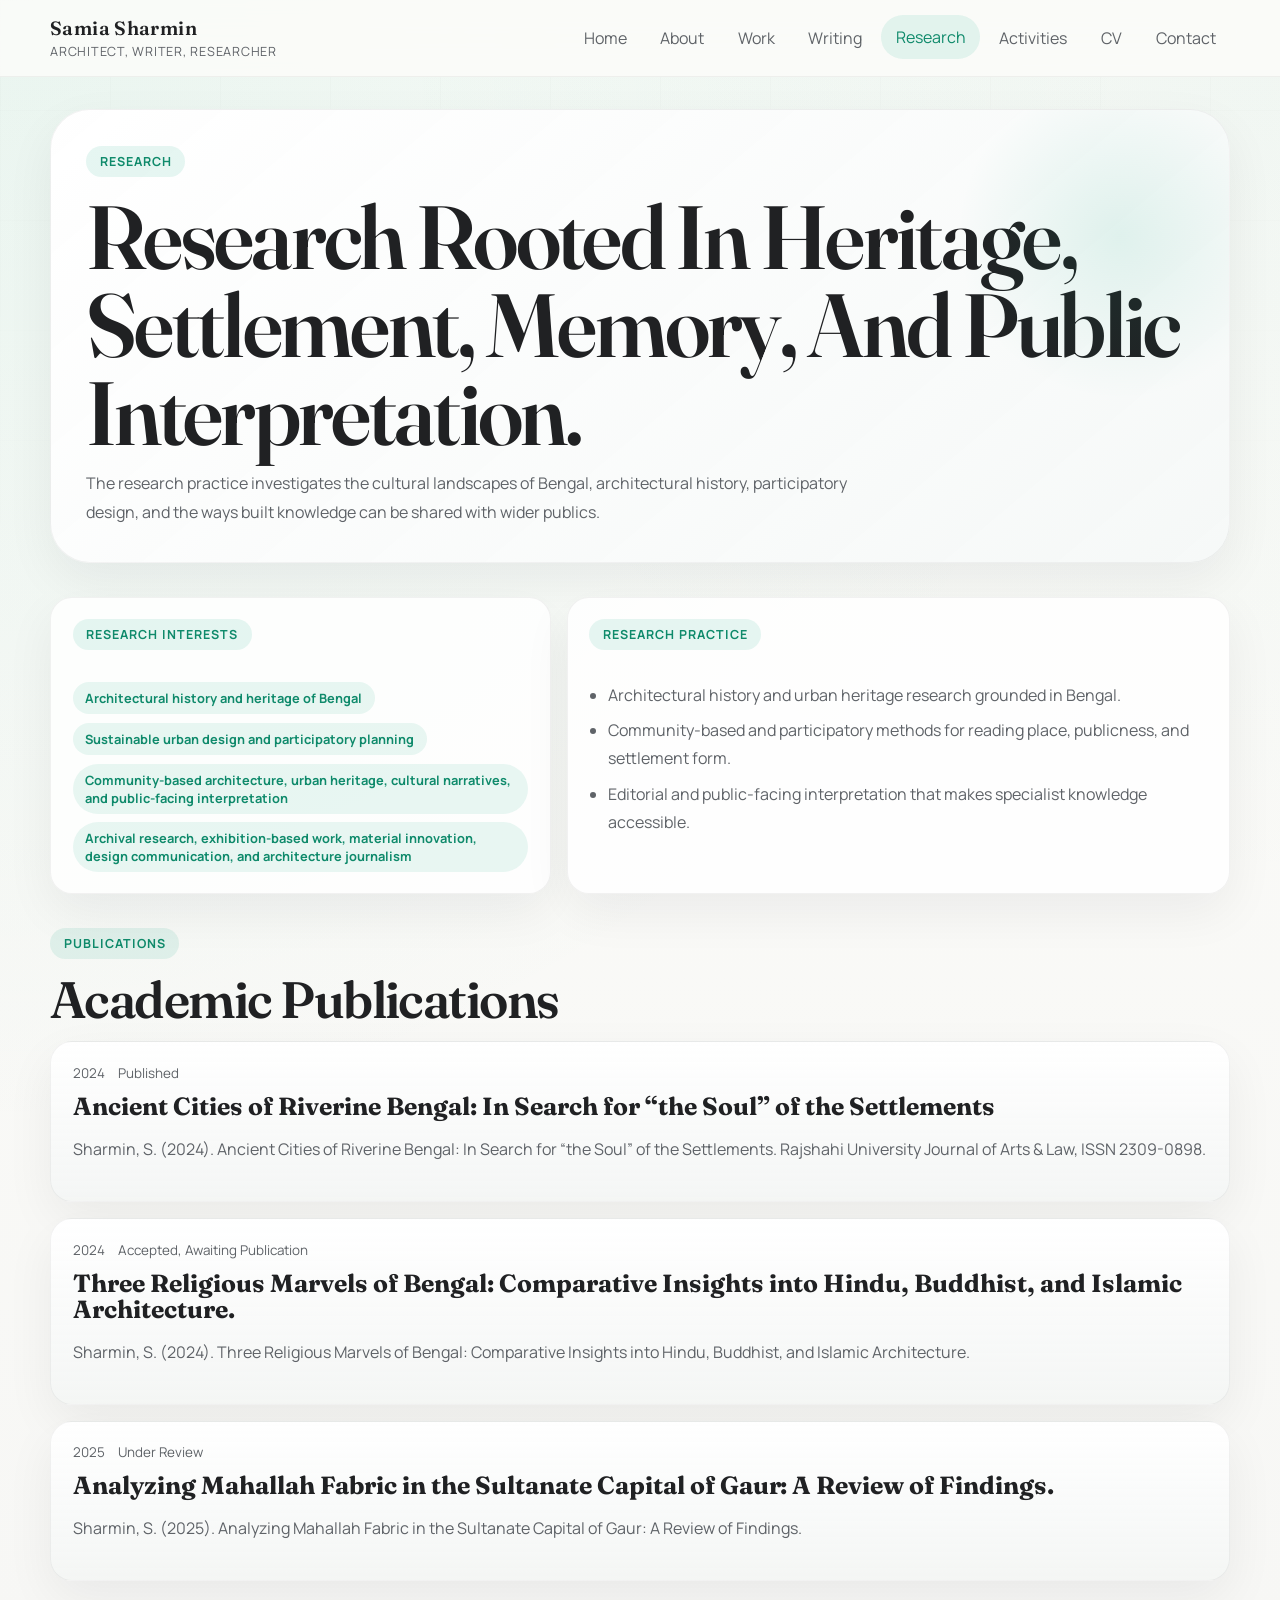
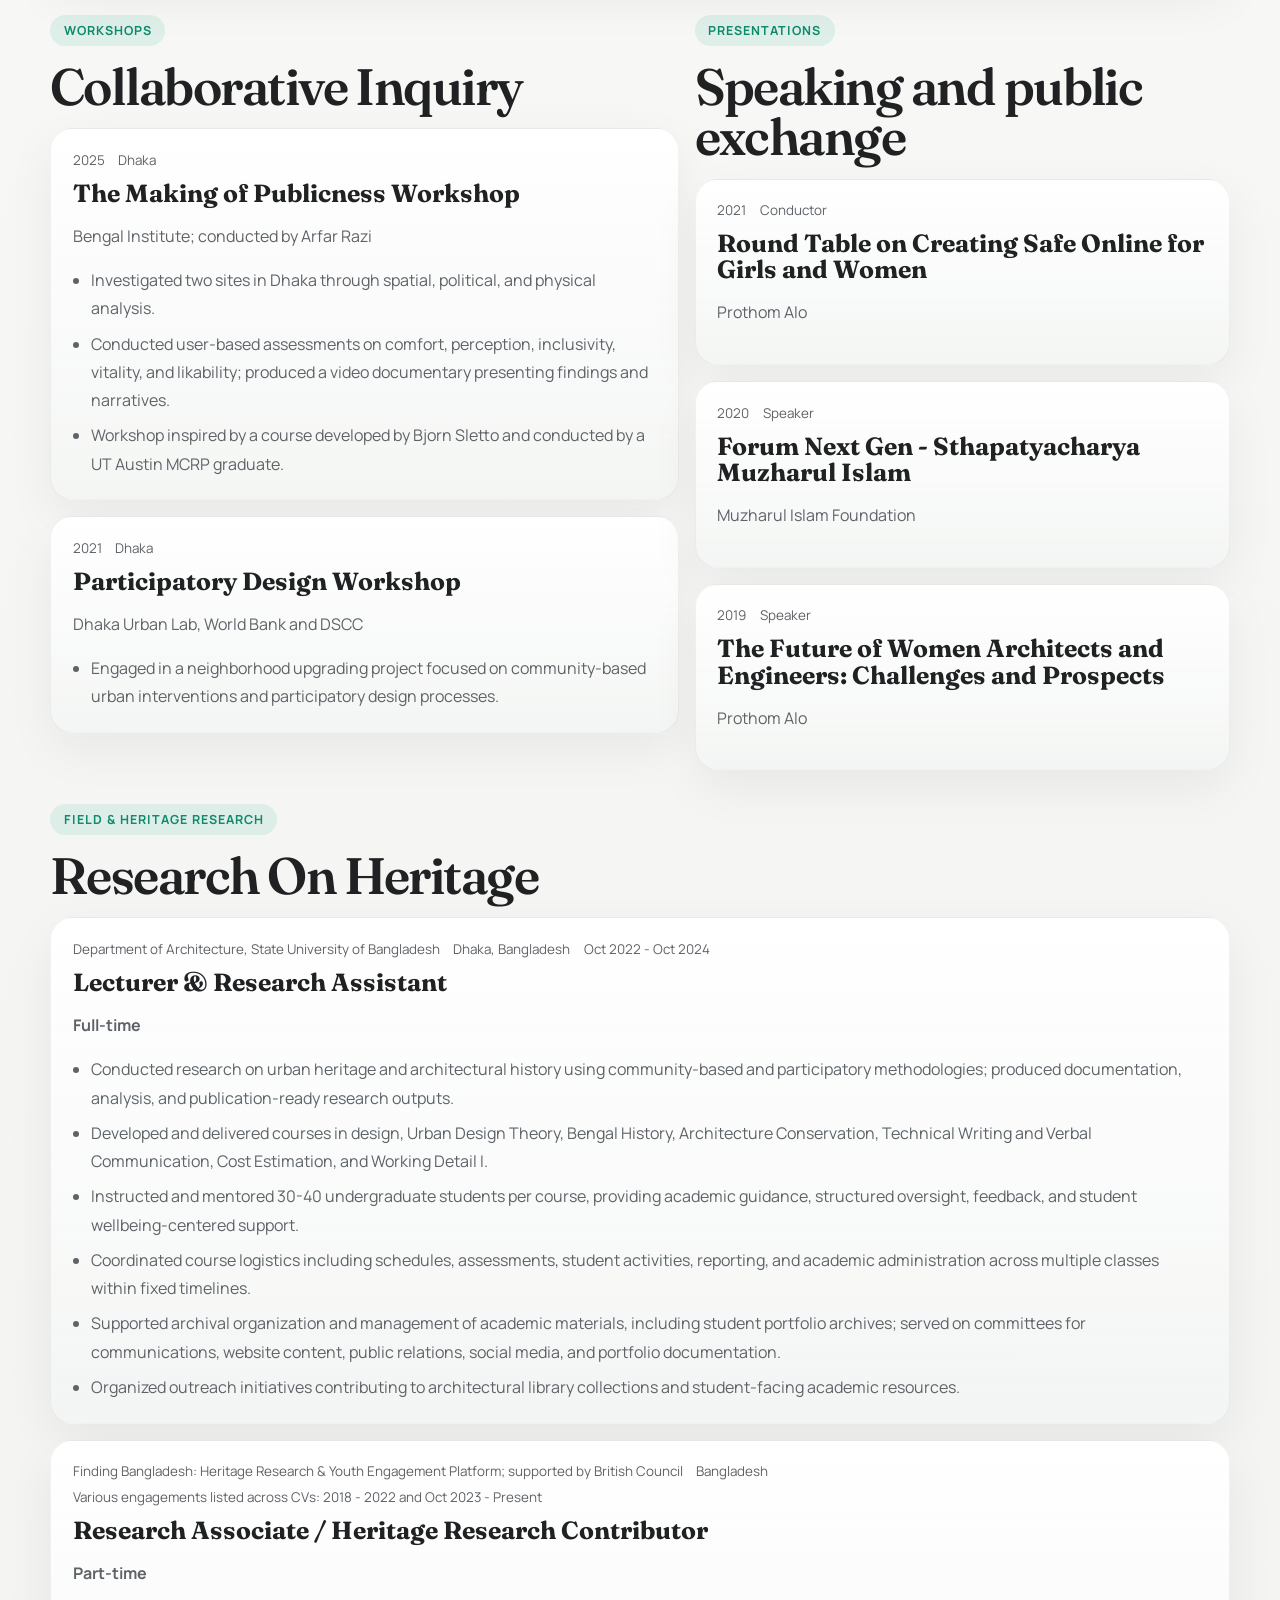
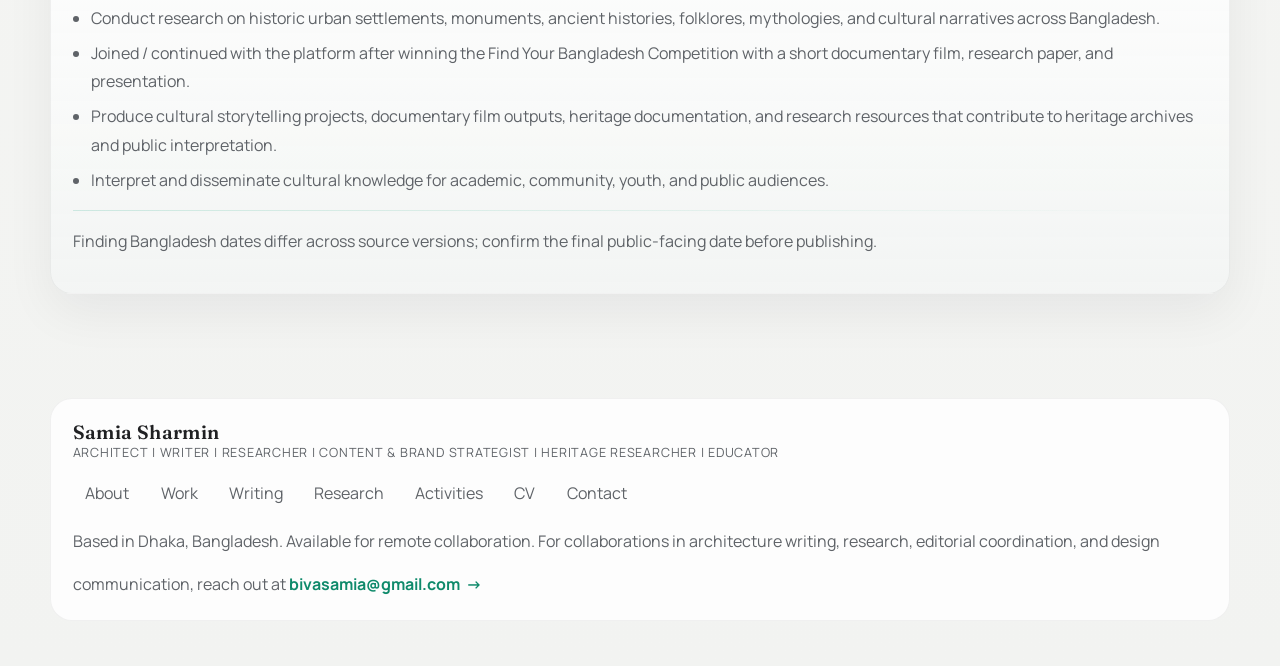
<file: research/index.html>
<!DOCTYPE html>
<html lang="en">
  <head>
    <meta charset="UTF-8">
    <meta name="viewport" content="width=device-width, initial-scale=1.0">
    <meta name="description" content="Research interests, publications, and workshops by Samia Sharmin.">
    <title>Research | Samia Sharmin</title>
    <link rel="preconnect" href="https://fonts.googleapis.com">
    <link rel="preconnect" href="https://fonts.gstatic.com" crossorigin>
    <link href="https://fonts.googleapis.com/css2?family=Fraunces:opsz,wght@9..144,400;9..144,500;9..144,600&family=Manrope:wght@400;500;600;700;800&display=swap" rel="stylesheet">
    <link rel="stylesheet" href="../assets/css/styles.css">
    <script src="../assets/js/site.js" defer></script>
  </head>
  <body data-page="research" data-root="..">
    <header class="site-header" id="site-header"></header>
    <main class="page-shell" id="app"></main>
    <footer class="footer" id="site-footer"></footer>
  </body>
</html>
</file>
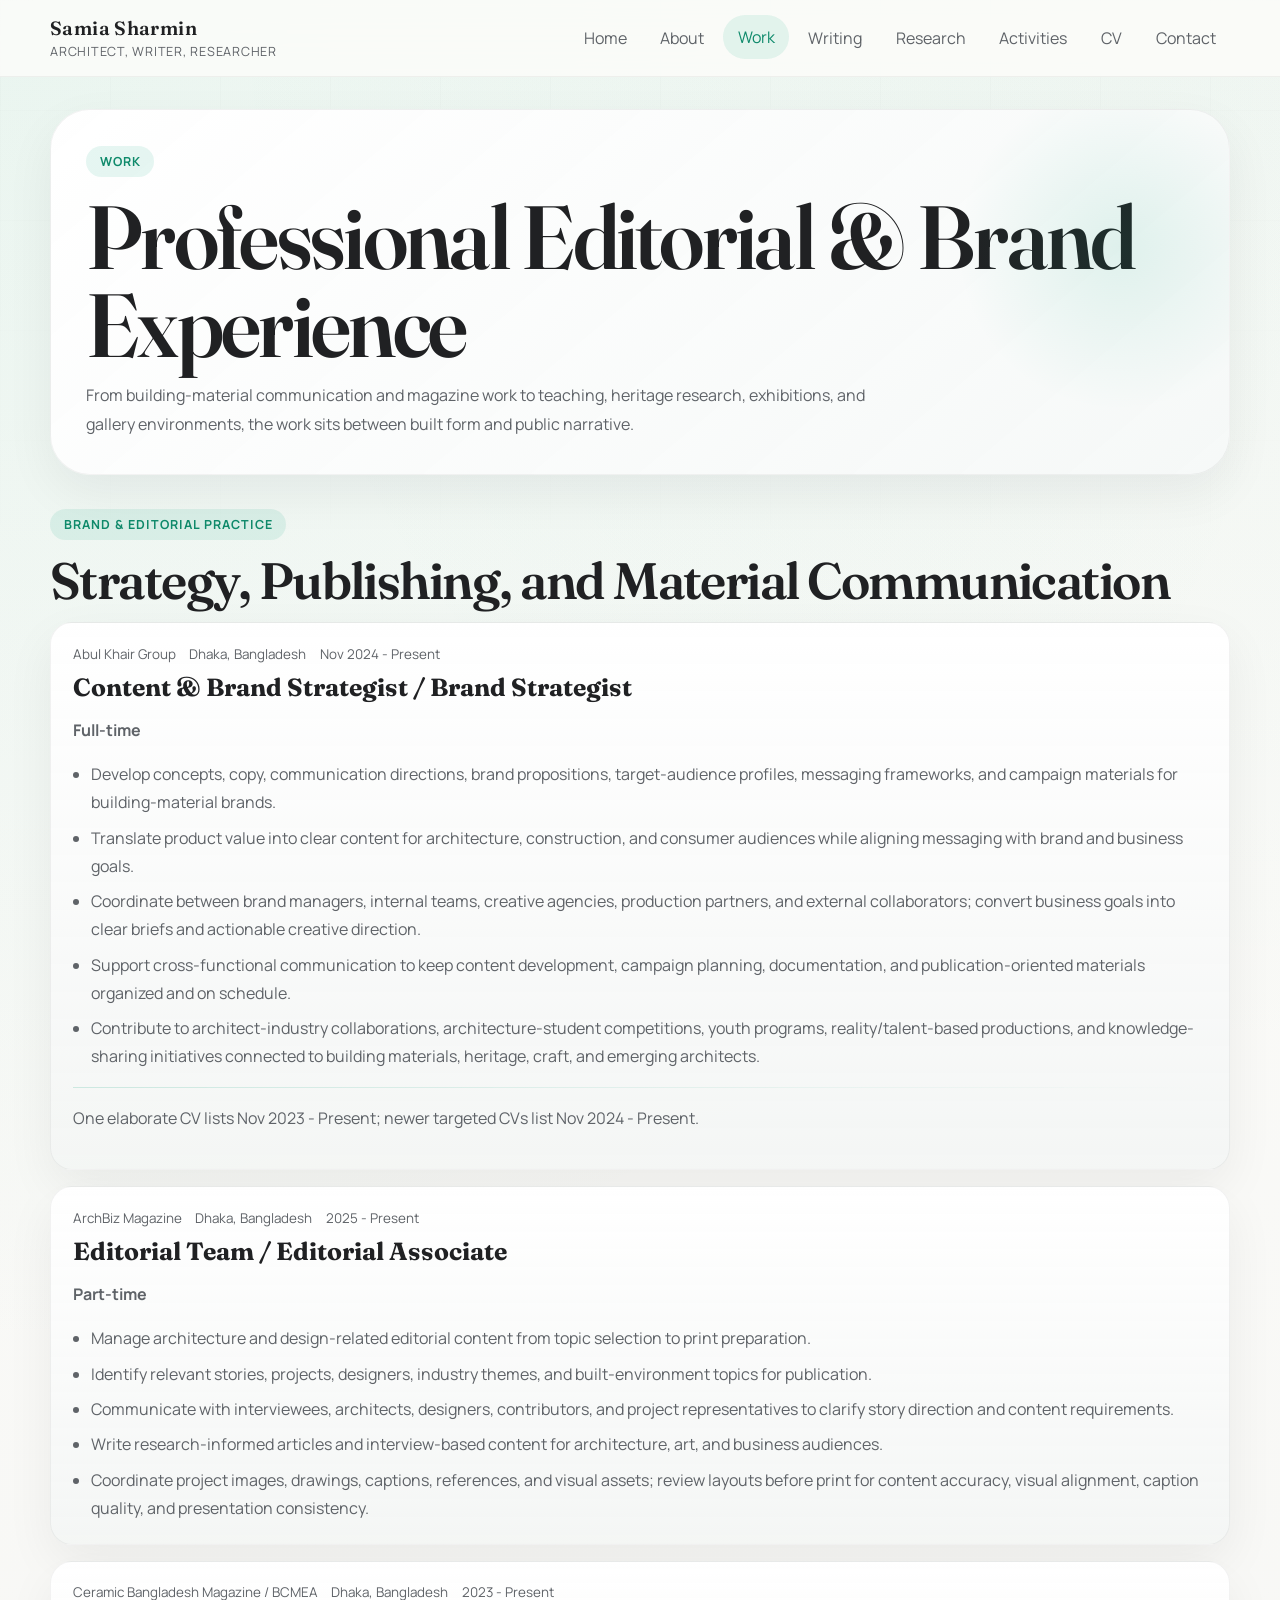
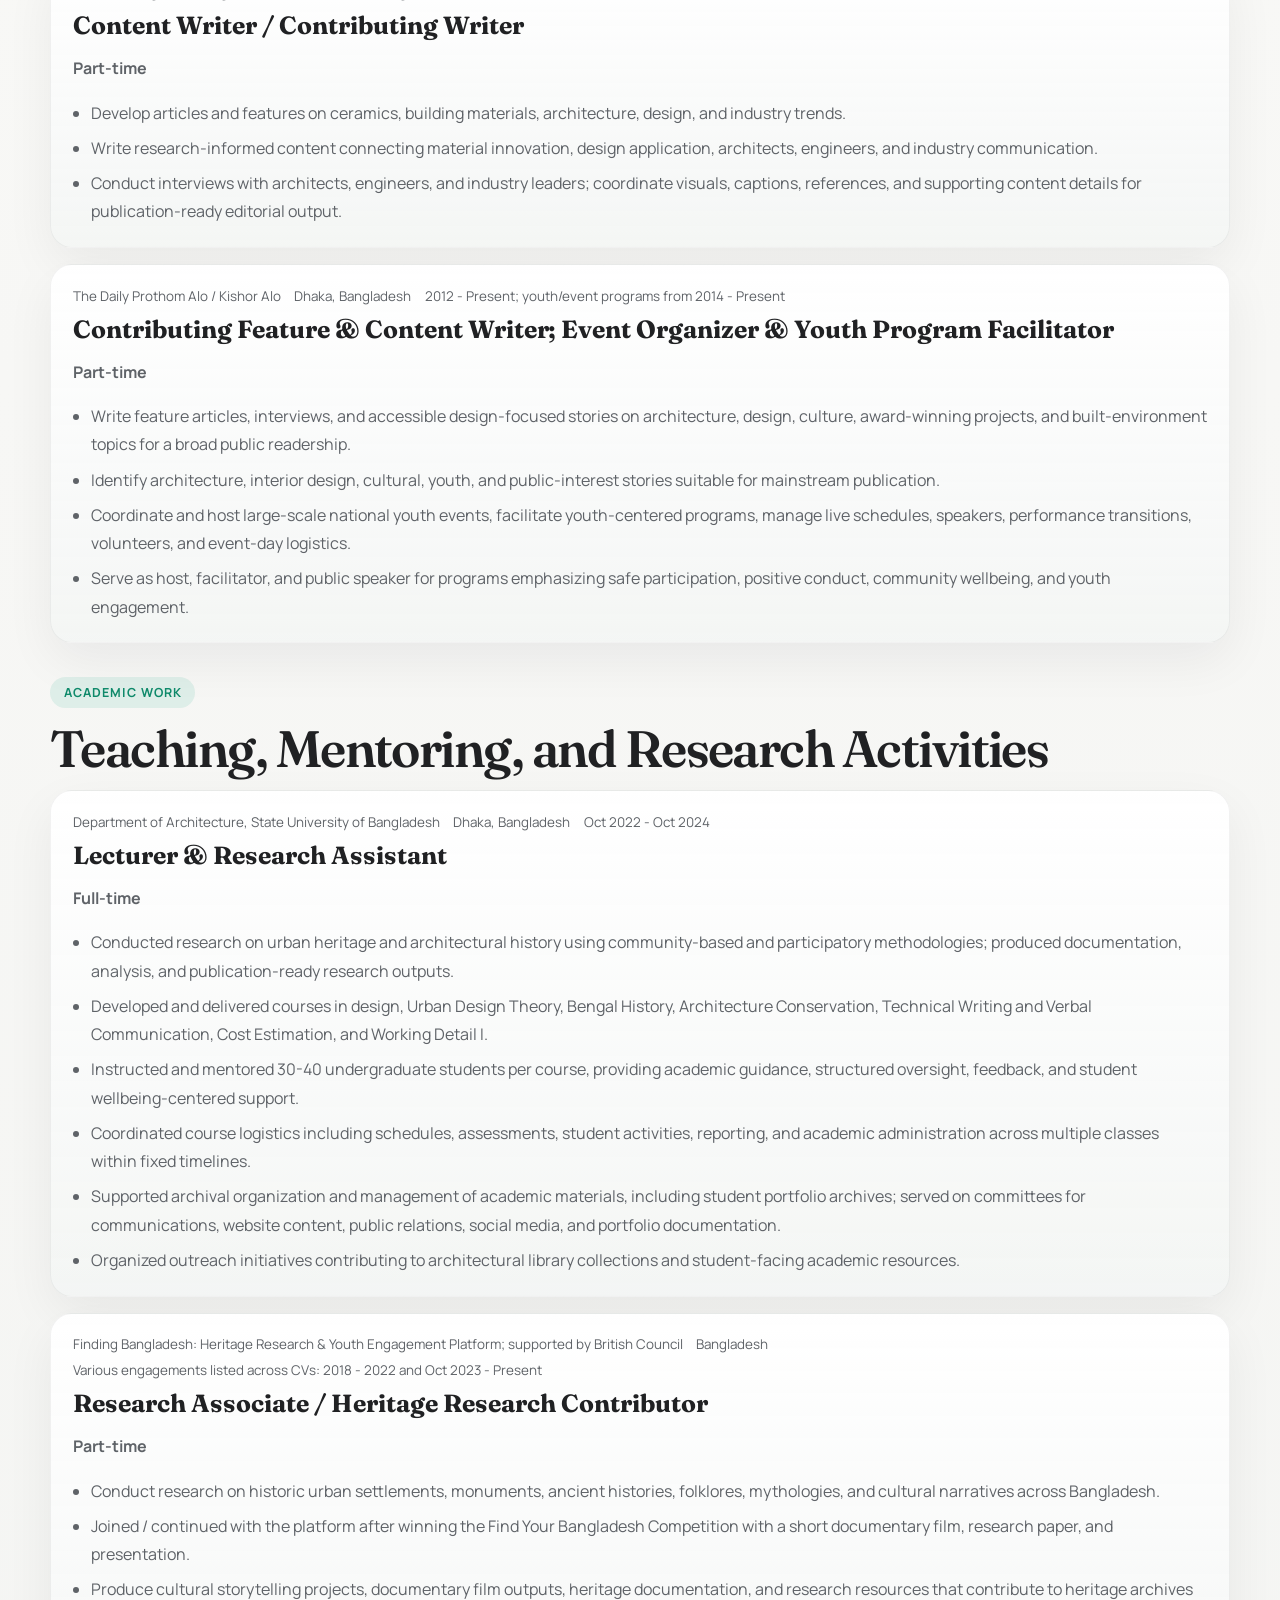
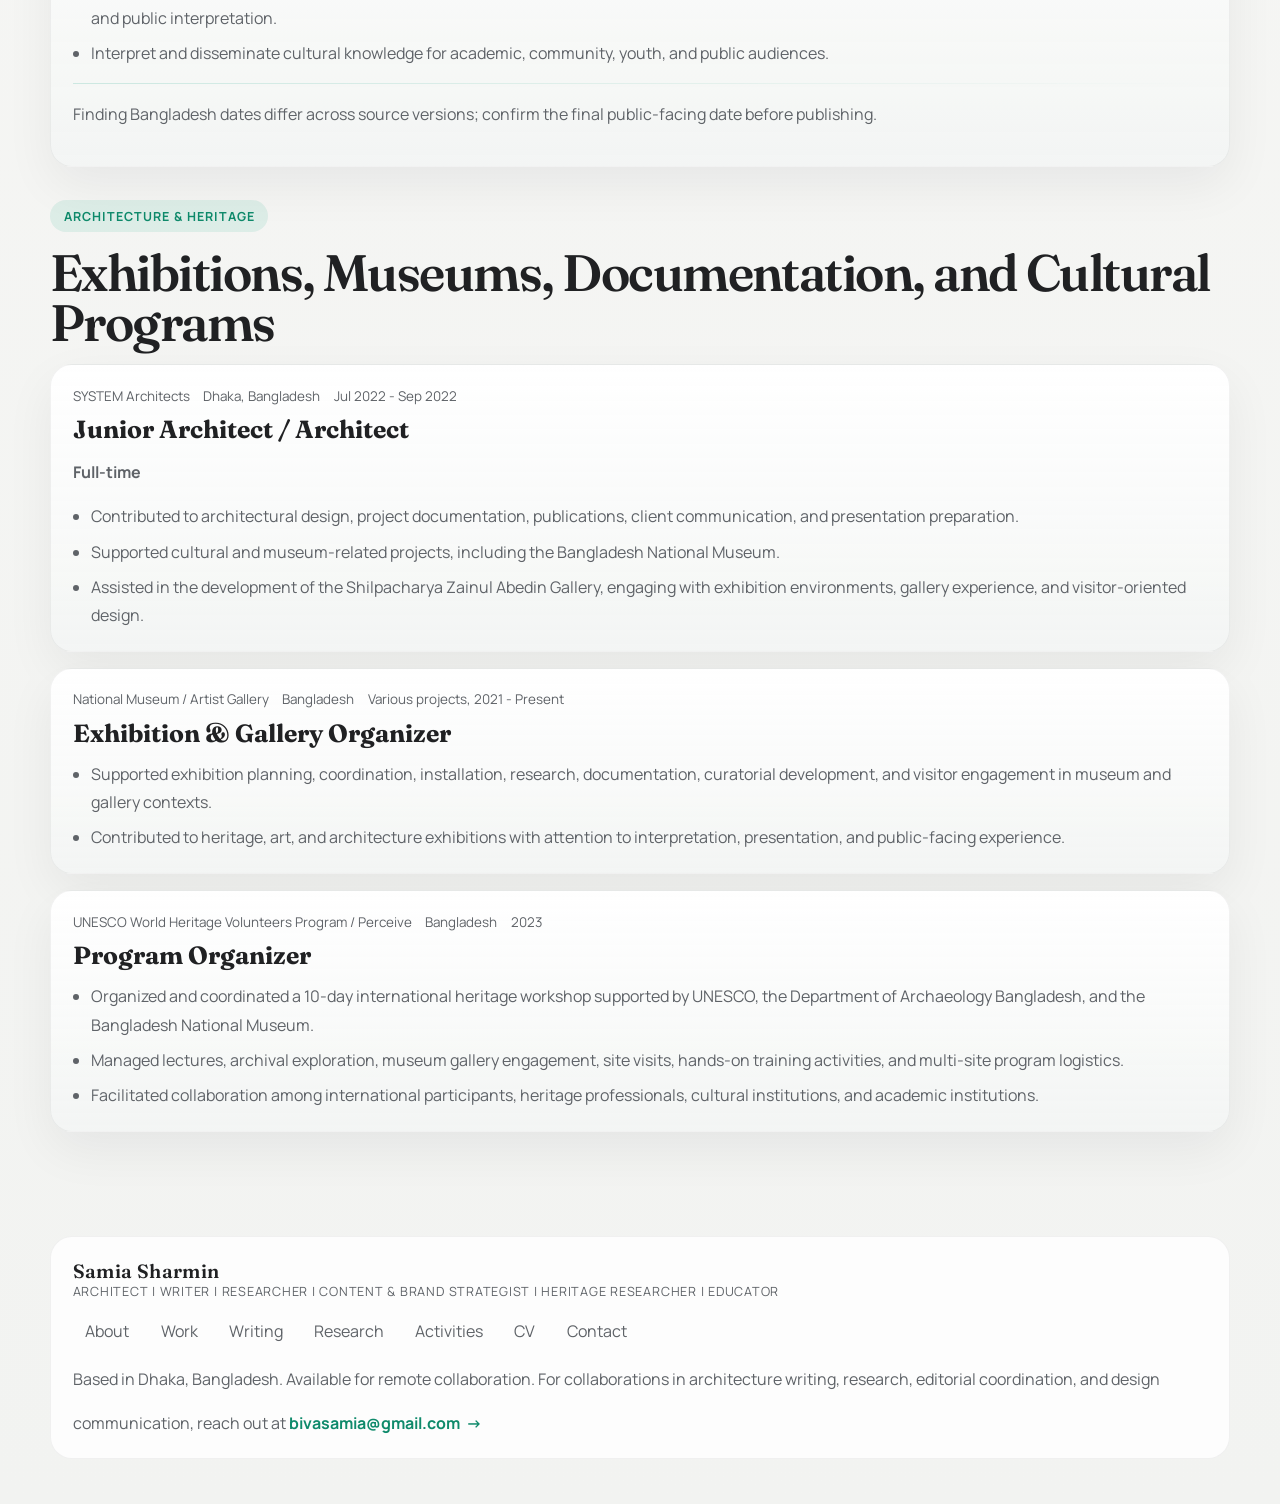
<file: work/index.html>
<!DOCTYPE html>
<html lang="en">
  <head>
    <meta charset="UTF-8">
    <meta name="viewport" content="width=device-width, initial-scale=1.0">
    <meta name="description" content="Professional work and selected roles of Samia Sharmin across architecture, editorial work, heritage, and strategy.">
    <title>Work | Samia Sharmin</title>
    <link rel="preconnect" href="https://fonts.googleapis.com">
    <link rel="preconnect" href="https://fonts.gstatic.com" crossorigin>
    <link href="https://fonts.googleapis.com/css2?family=Fraunces:opsz,wght@9..144,400;9..144,500;9..144,600&family=Manrope:wght@400;500;600;700;800&display=swap" rel="stylesheet">
    <link rel="stylesheet" href="../assets/css/styles.css">
    <script src="../assets/js/site.js" defer></script>
  </head>
  <body data-page="work" data-root="..">
    <header class="site-header" id="site-header"></header>
    <main class="page-shell" id="app"></main>
    <footer class="footer" id="site-footer"></footer>
  </body>
</html>
</file>
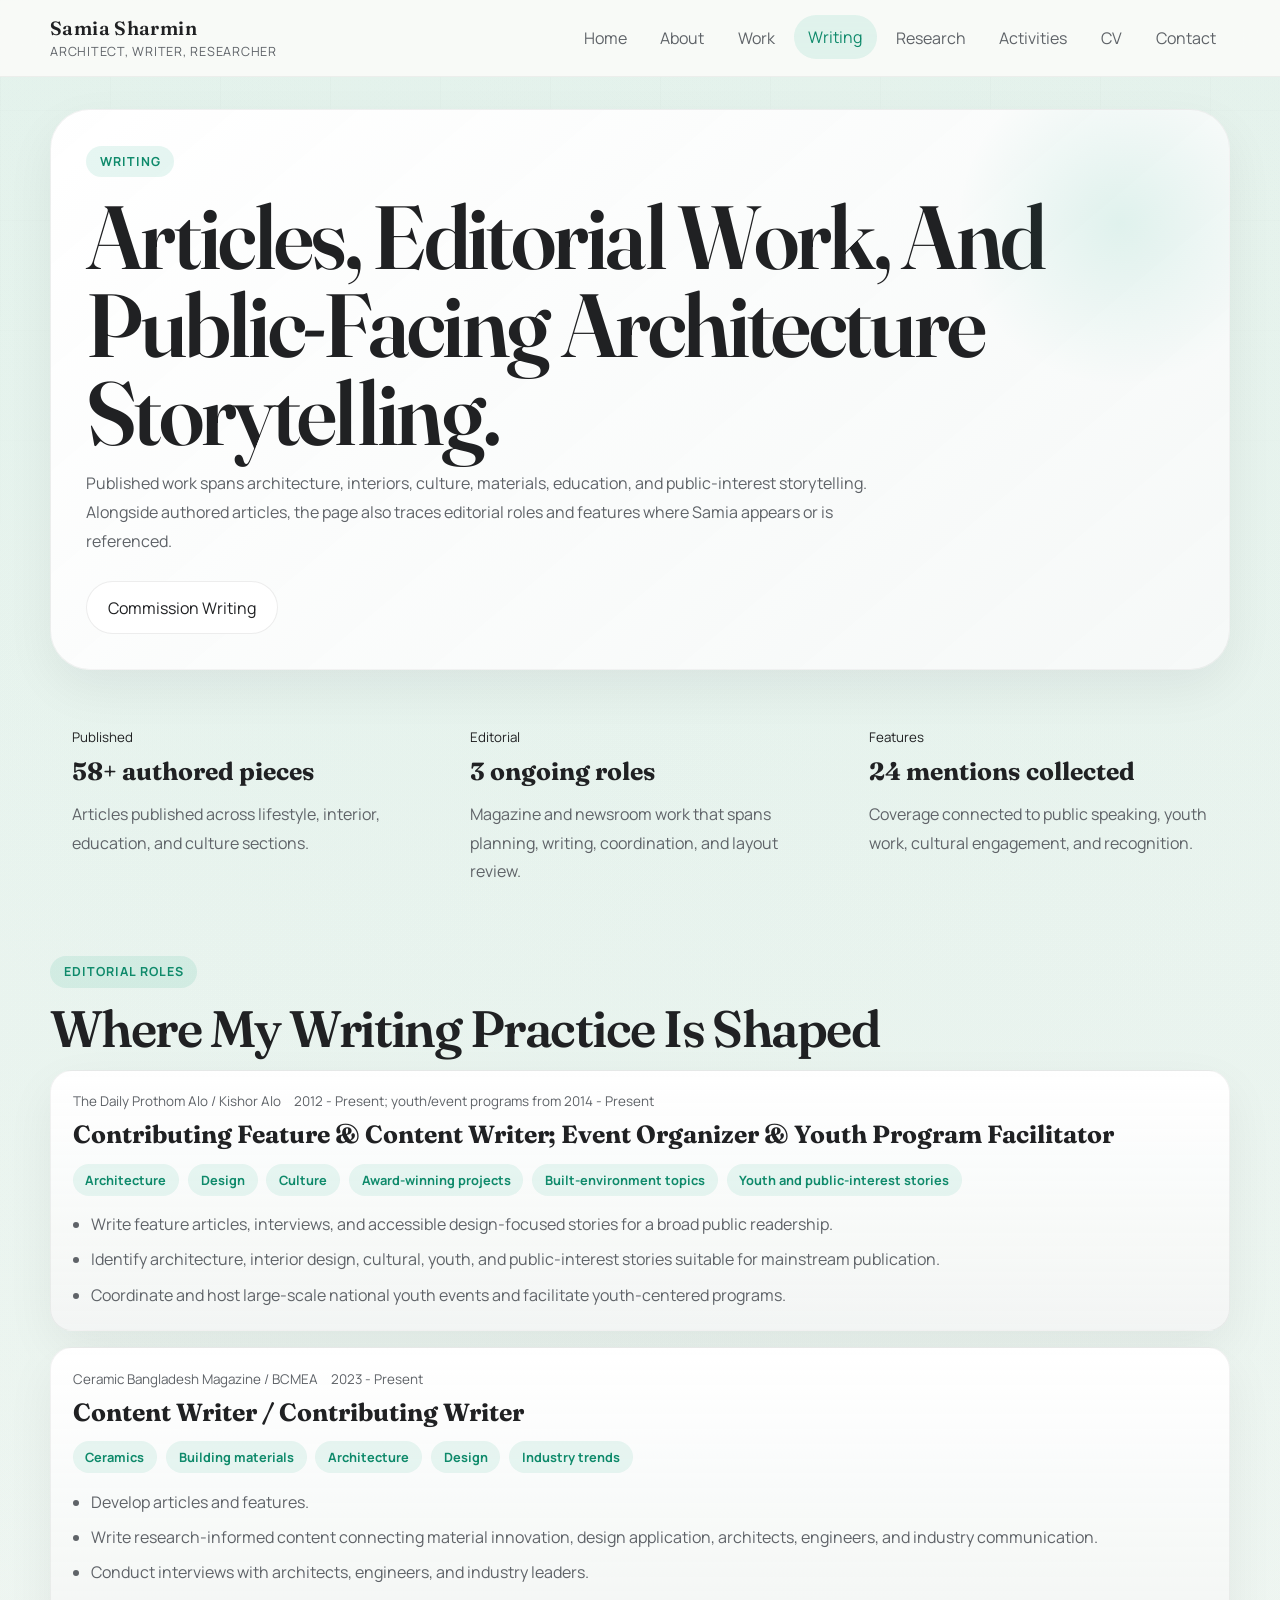
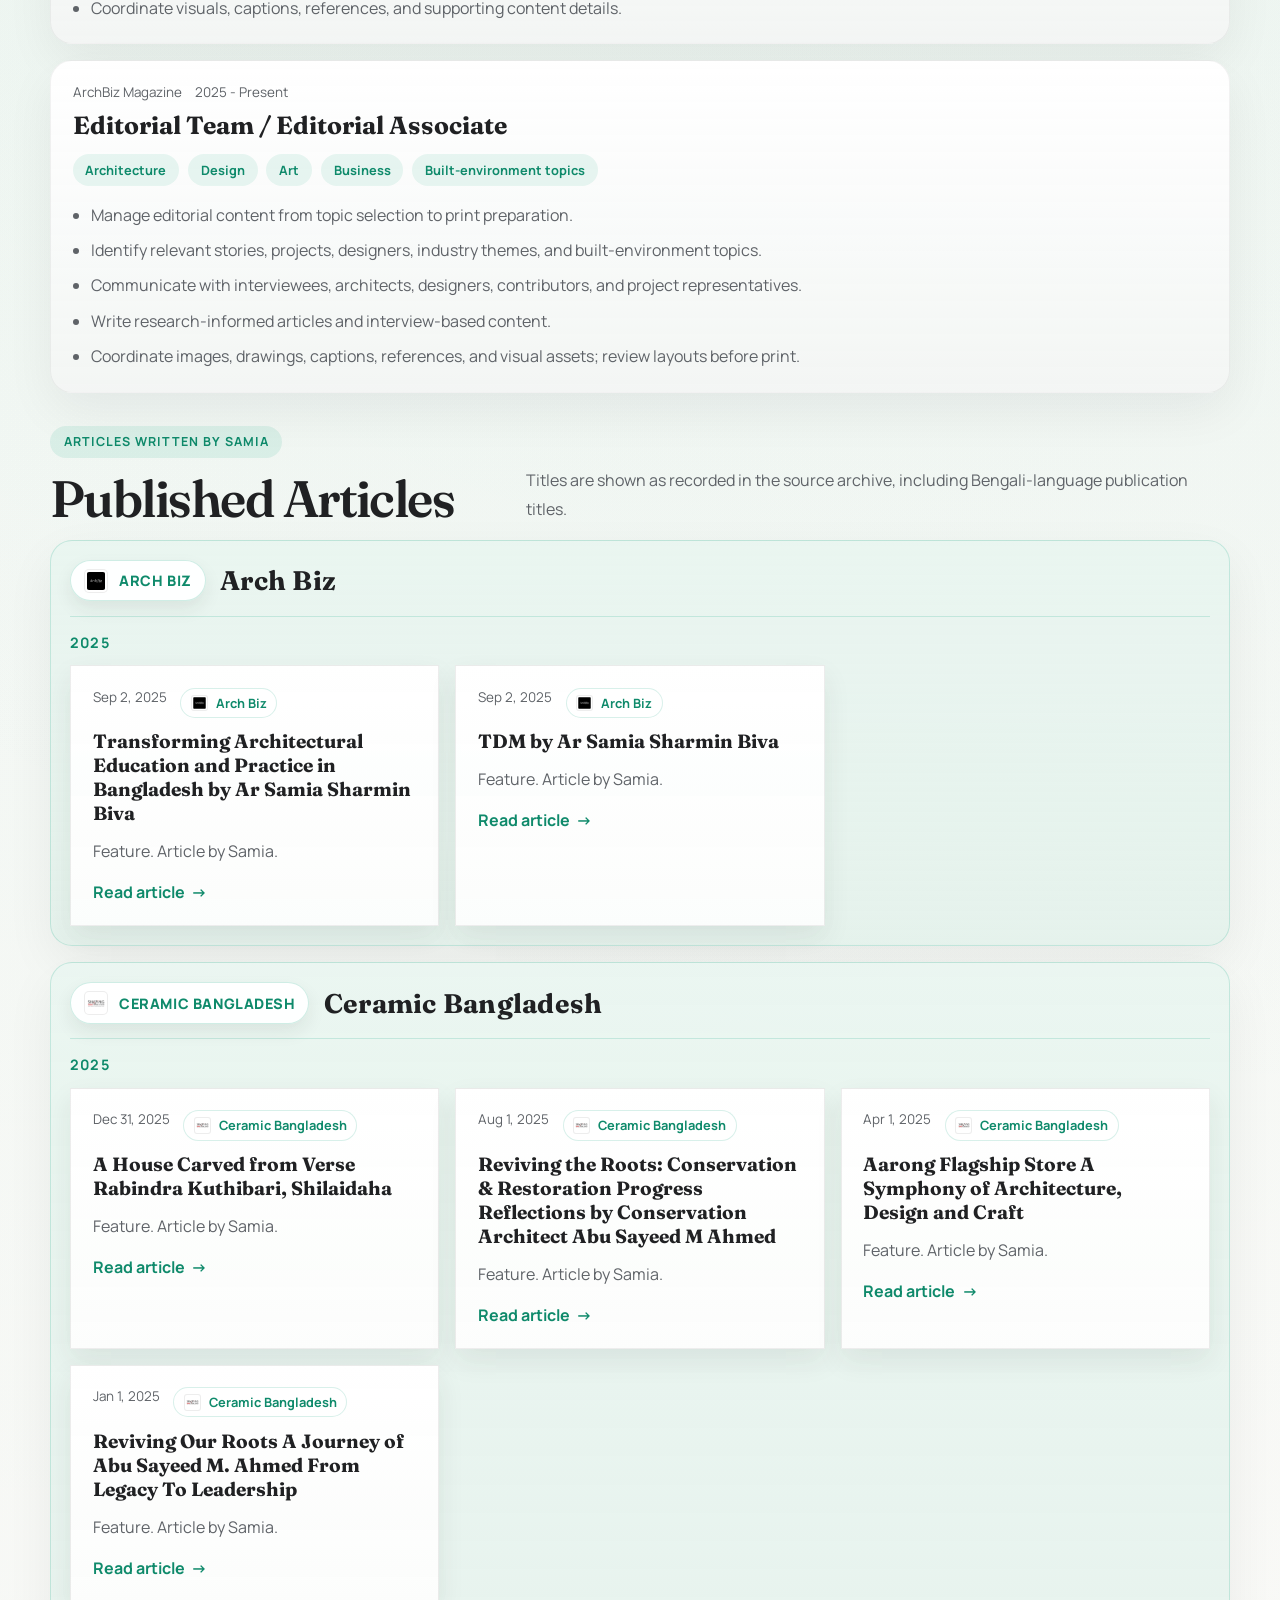
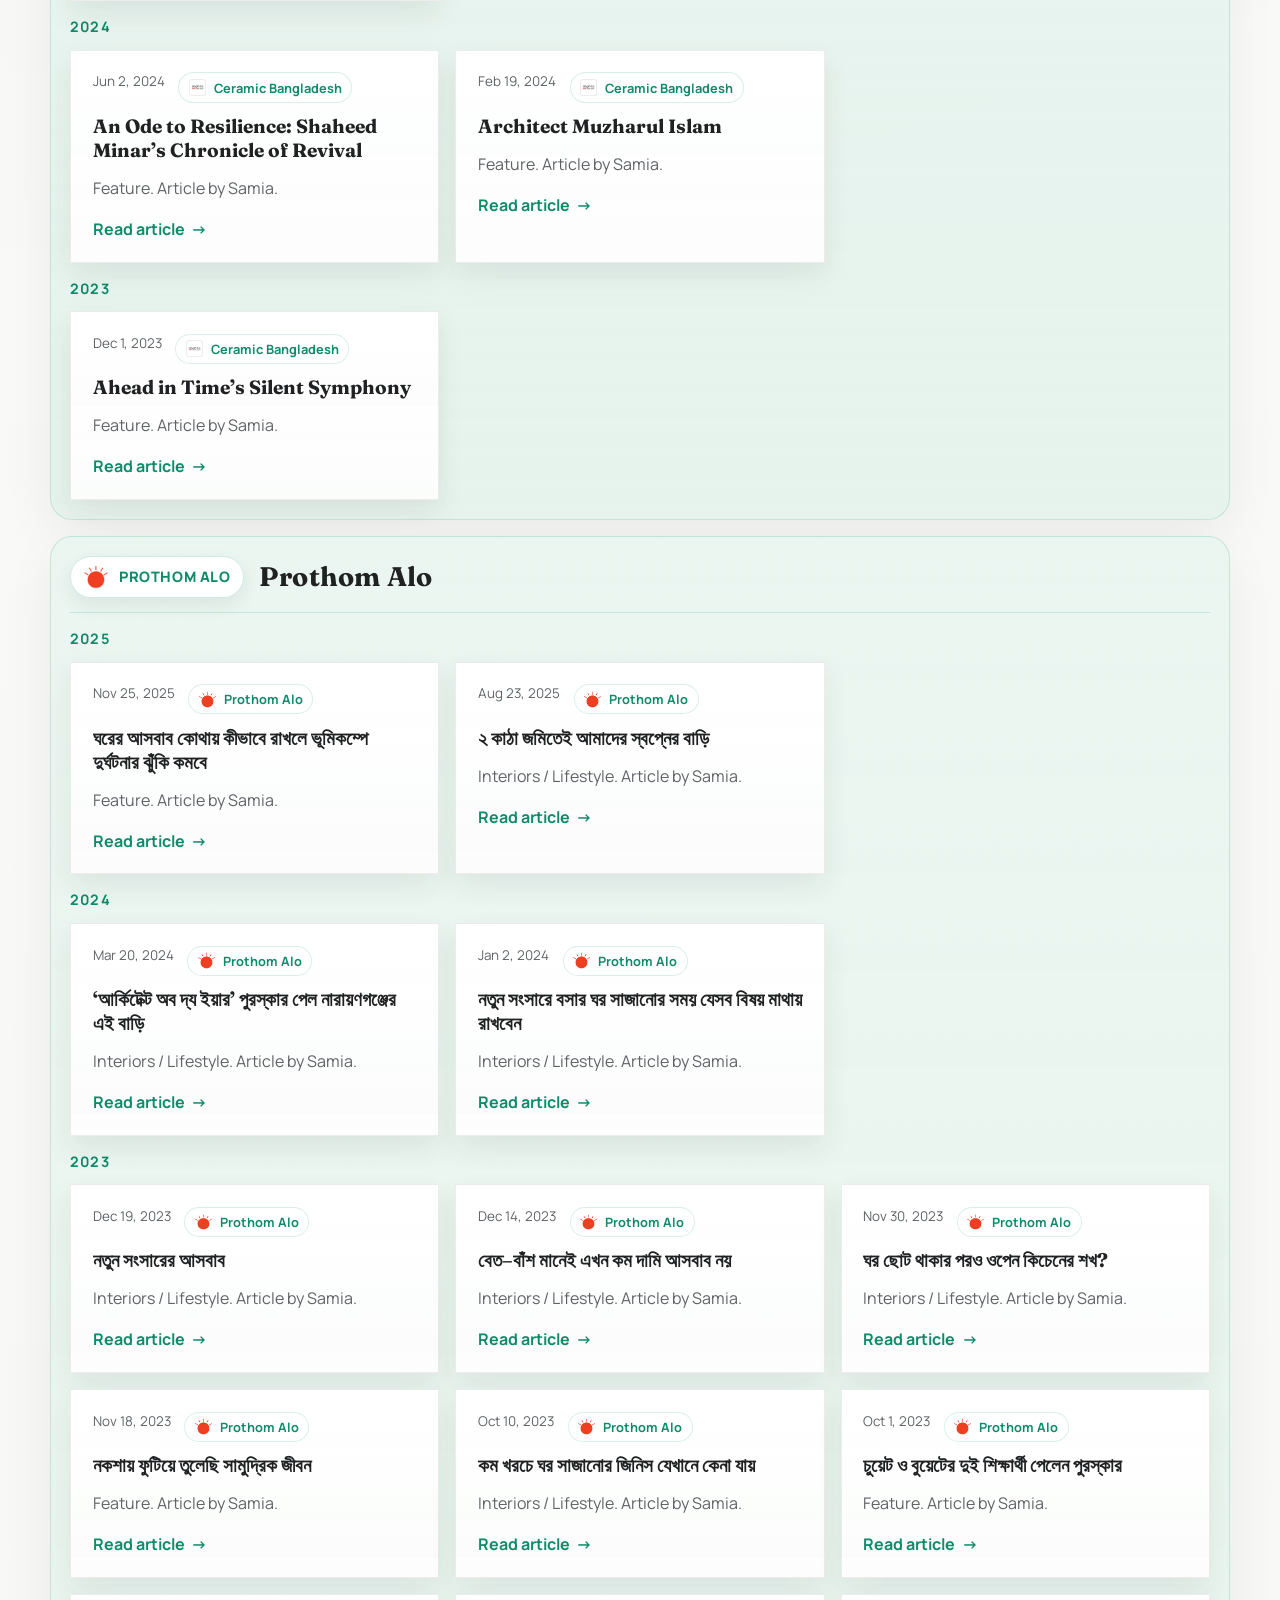
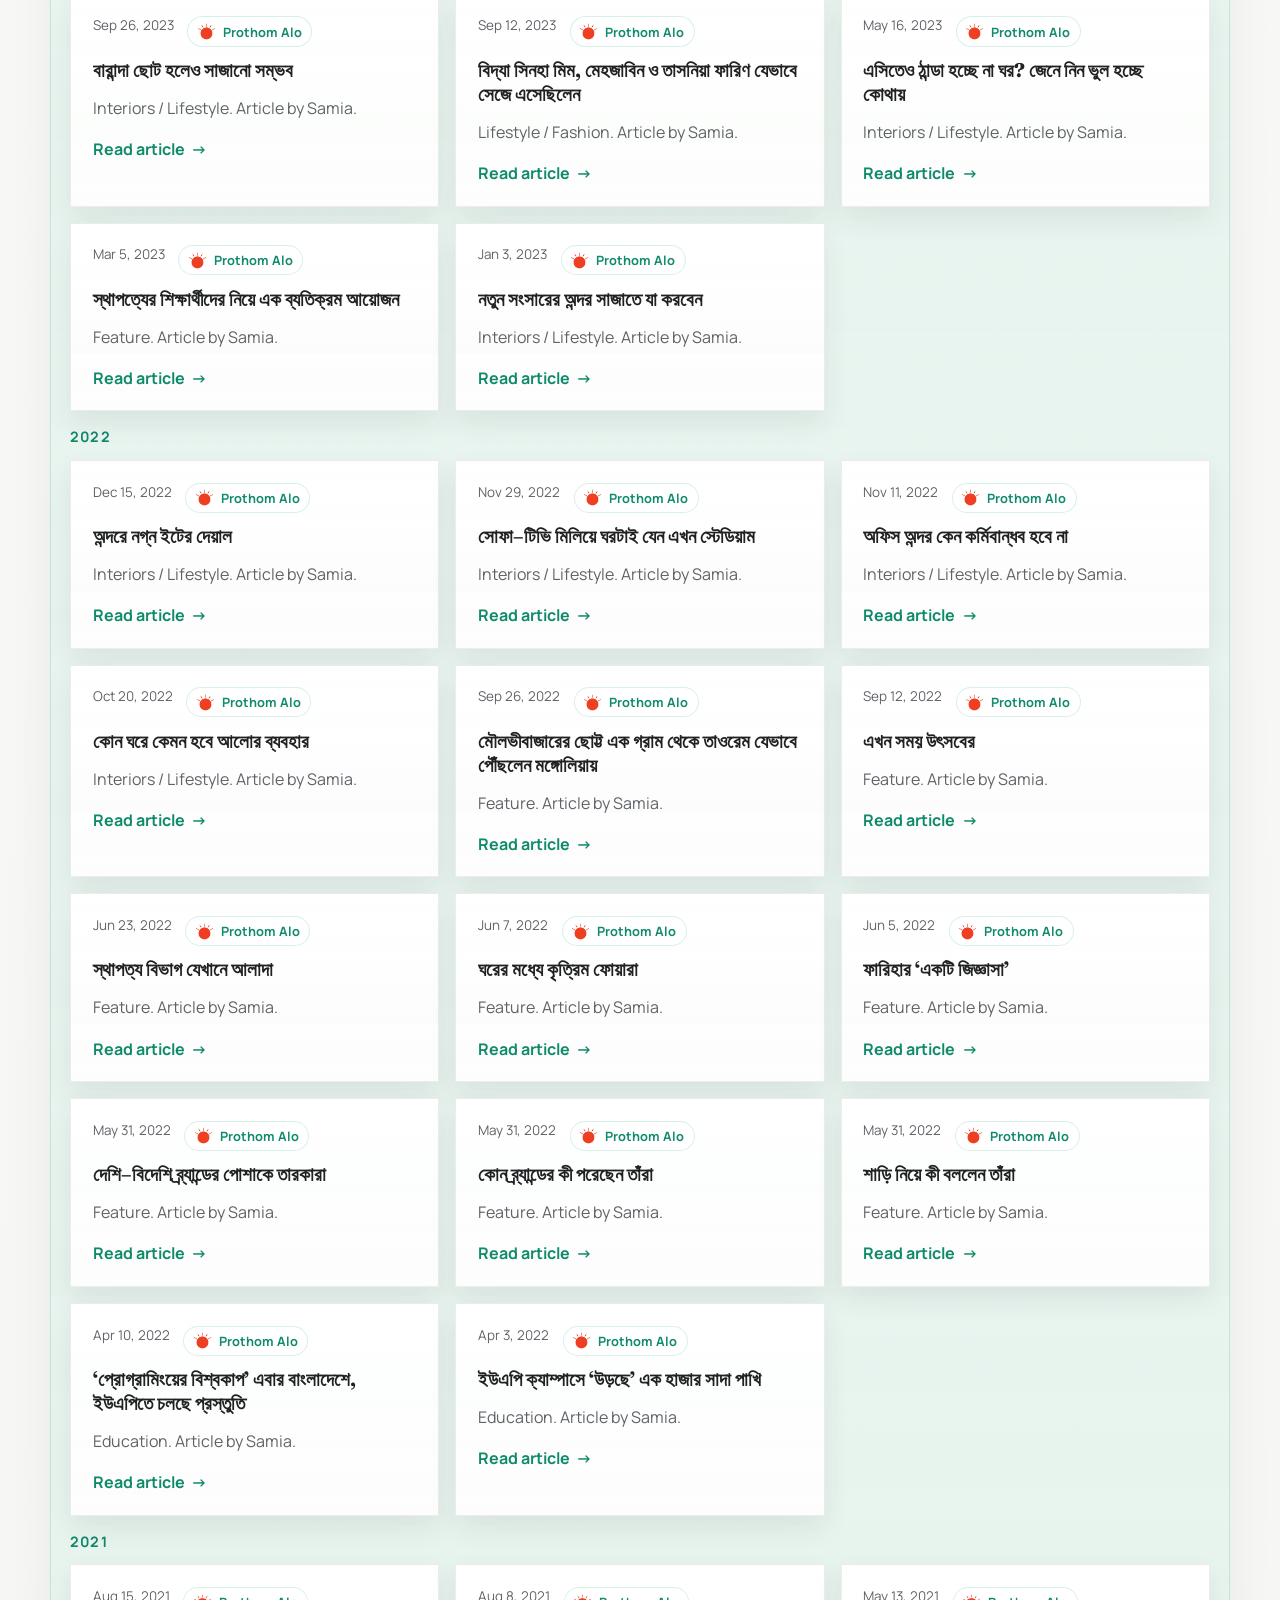
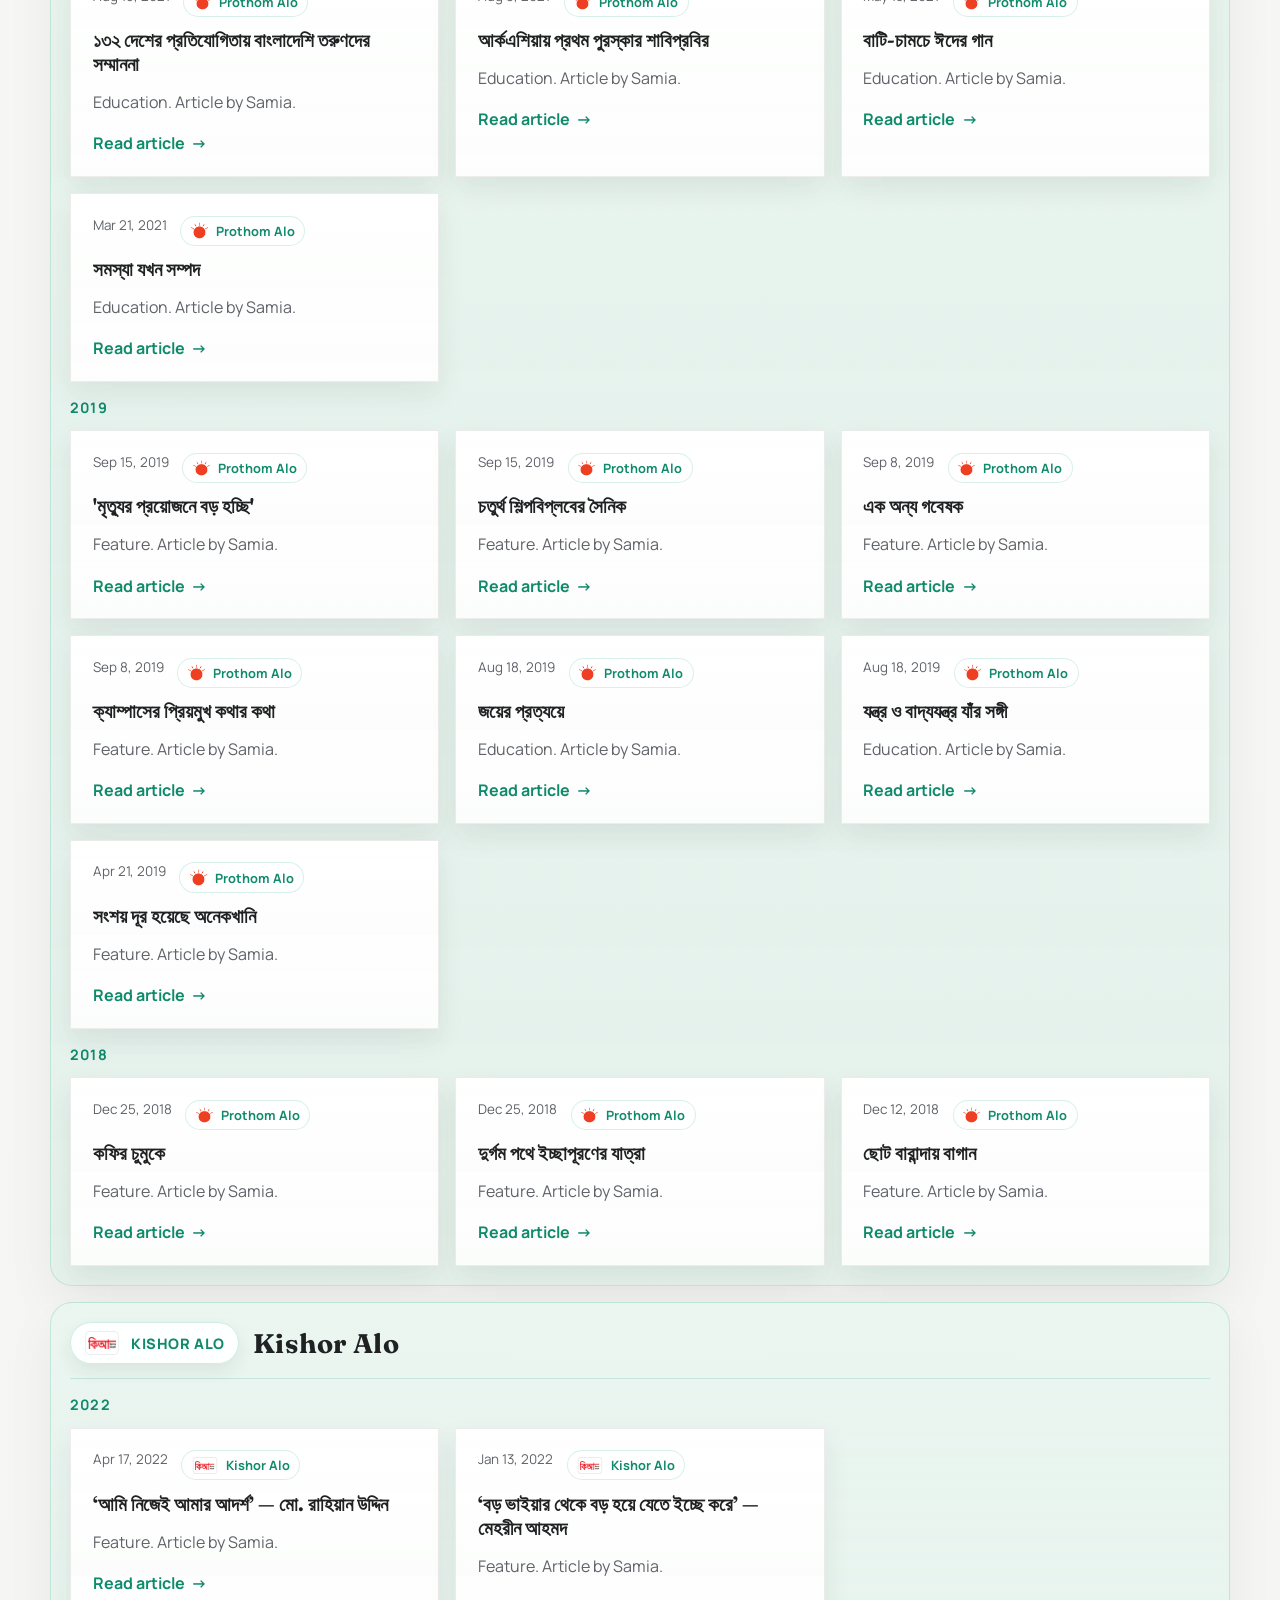
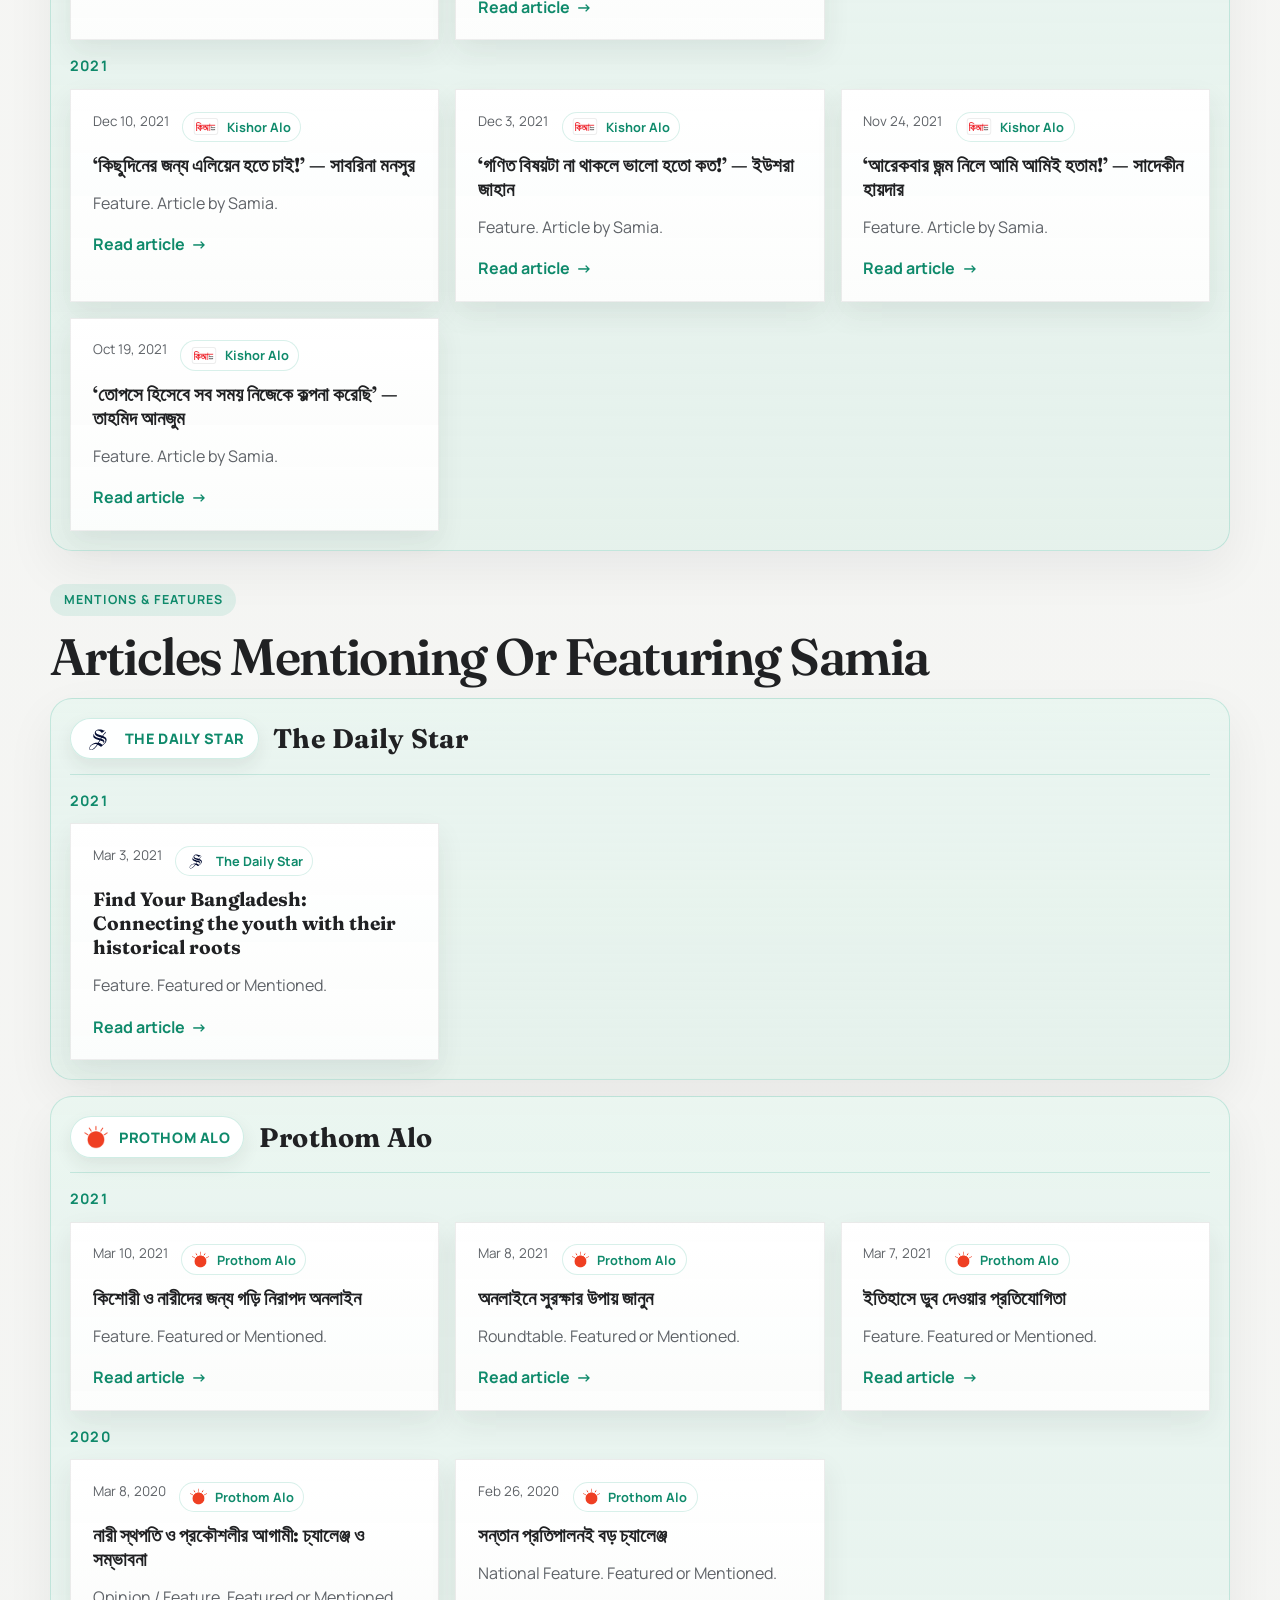
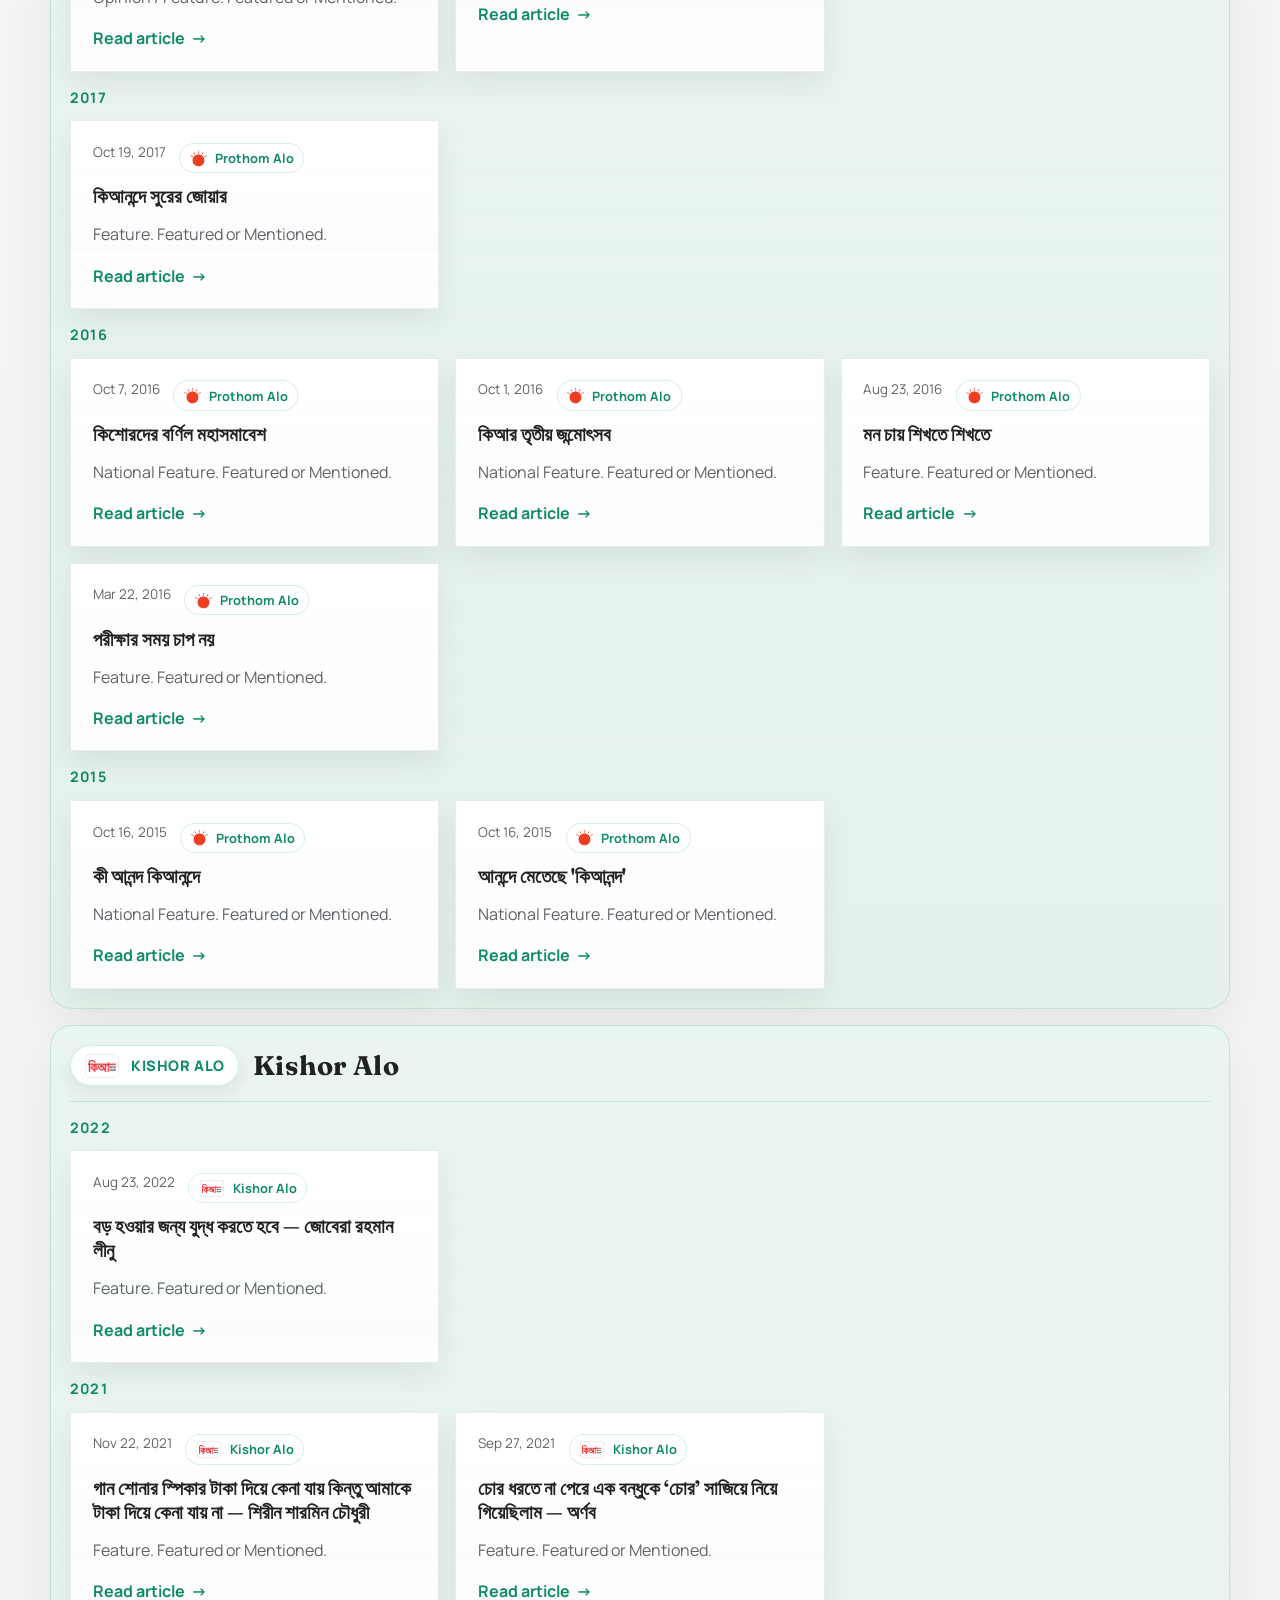
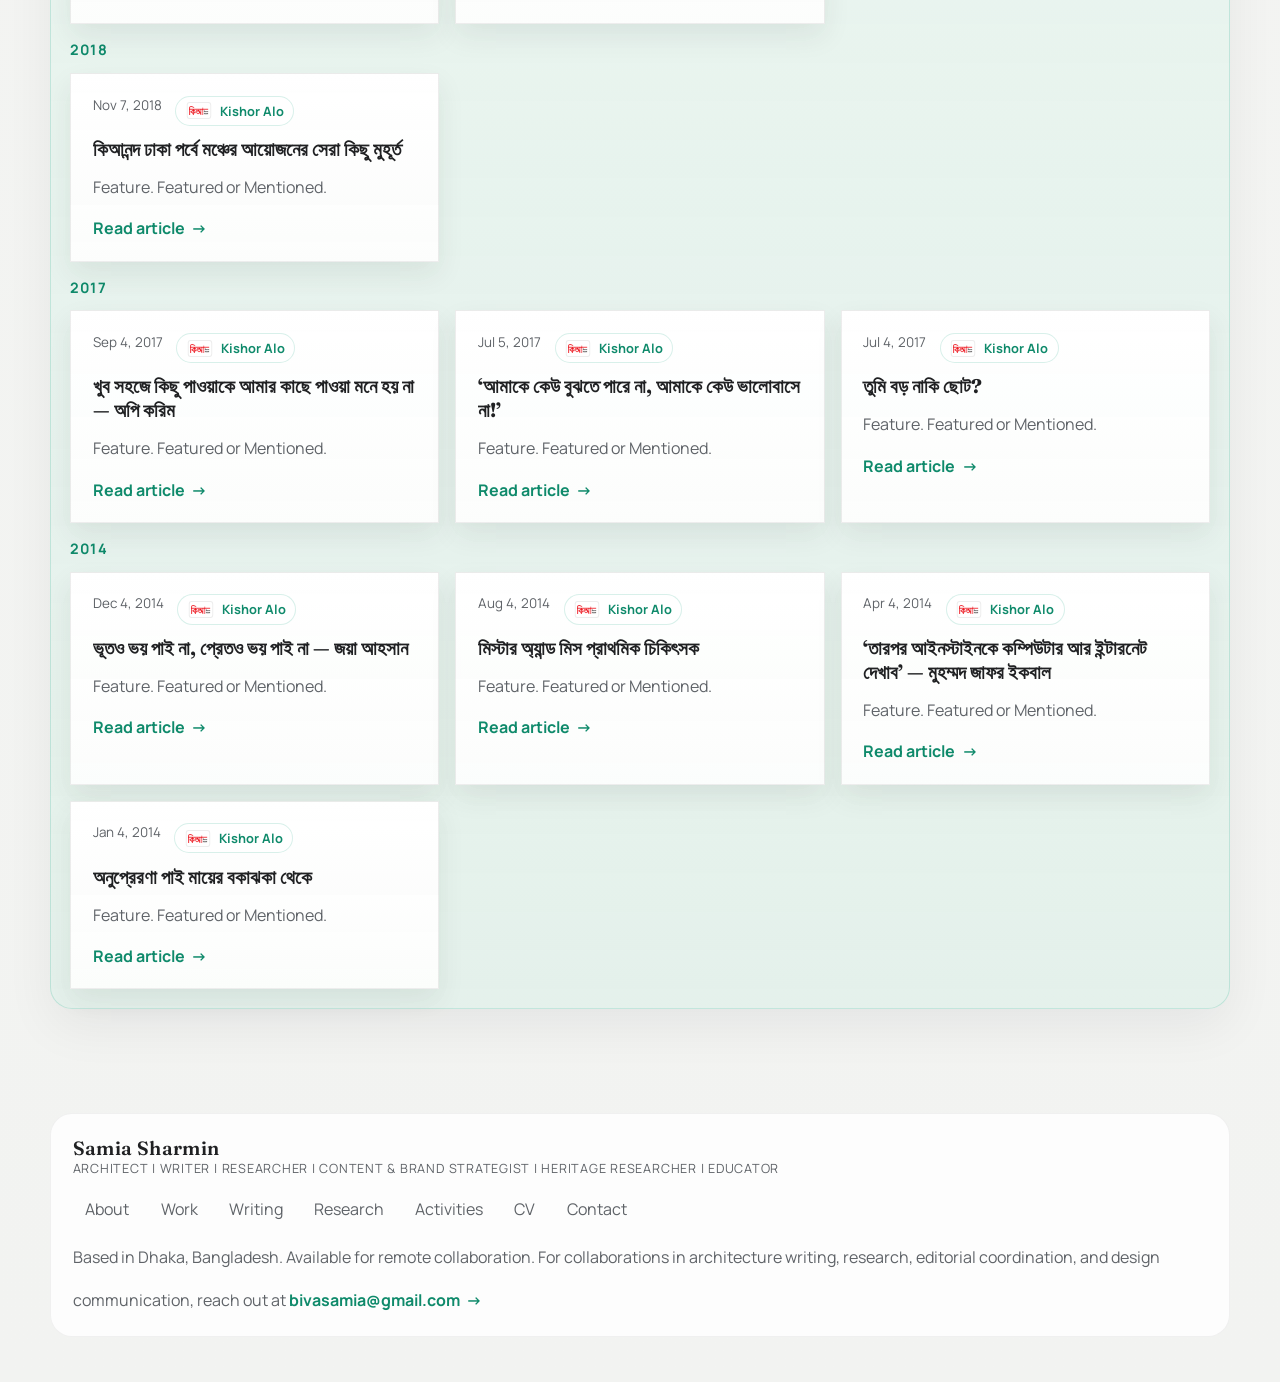
<file: writing/index.html>
<!DOCTYPE html>
<html lang="en">
  <head>
    <meta charset="UTF-8">
    <meta name="viewport" content="width=device-width, initial-scale=1.0">
    <meta name="description" content="Published writing, editorial work, and features related to Samia Sharmin.">
    <title>Writing | Samia Sharmin</title>
    <link rel="preconnect" href="https://fonts.googleapis.com">
    <link rel="preconnect" href="https://fonts.gstatic.com" crossorigin>
    <link href="https://fonts.googleapis.com/css2?family=Fraunces:opsz,wght@9..144,400;9..144,500;9..144,600&family=Manrope:wght@400;500;600;700;800&display=swap" rel="stylesheet">
    <link rel="stylesheet" href="../assets/css/styles.css">
    <script src="../assets/js/site.js" defer></script>
  </head>
  <body data-page="writing" data-root="..">
    <header class="site-header" id="site-header"></header>
    <main class="page-shell" id="app"></main>
    <footer class="footer" id="site-footer"></footer>
  </body>
</html>
</file>
<file: assets/css/styles.css>
:root {
  --bg: #f7f7f5;
  --bg-soft: #fcfcf9;
  --surface: rgba(255, 255, 255, 0.82);
  --surface-strong: rgba(255, 255, 255, 0.96);
  --line: rgba(32, 33, 36, 0.08);
  --line-strong: rgba(32, 33, 36, 0.16);
  --text: #202123;
  --muted: #5f6368;
  --accent: #10a37f;
  --accent-deep: #0f8a6b;
  --accent-soft: #daf3ed;
  --highlight: #e9f8f3;
  --shadow: 0 18px 50px rgba(15, 23, 42, 0.06);
  --radius-lg: 32px;
  --radius-md: 22px;
  --radius-sm: 14px;
  --container: min(1180px, calc(100vw - 2rem));
}

* {
  box-sizing: border-box;
}

html {
  scroll-behavior: smooth;
}

body {
  margin: 0;
  font-family: "Manrope", sans-serif;
  color: var(--text);
  background:
    radial-gradient(circle at top left, rgba(16, 163, 127, 0.08), transparent 28%),
    radial-gradient(circle at top right, rgba(15, 138, 107, 0.05), transparent 22%),
    linear-gradient(180deg, #fcfcf9 0%, #f7f7f5 42%, #f2f3f1 100%);
  min-height: 100vh;
}

body::before {
  content: "";
  position: fixed;
  inset: 0;
  pointer-events: none;
  background-image:
    linear-gradient(rgba(32, 33, 36, 0.025) 1px, transparent 1px),
    linear-gradient(90deg, rgba(32, 33, 36, 0.025) 1px, transparent 1px);
  background-size: 110px 110px;
  mask-image: linear-gradient(180deg, rgba(0, 0, 0, 0.5), transparent 70%);
  z-index: -2;
}

a {
  color: inherit;
  text-decoration: none;
}

img {
  display: block;
  max-width: 100%;
}

button,
.button {
  font: inherit;
}

.site-header {
  position: sticky;
  top: 0;
  z-index: 20;
  backdrop-filter: blur(18px);
  background: rgba(252, 252, 249, 0.84);
  border-bottom: 1px solid rgba(32, 33, 36, 0.05);
}

.header-inner,
.footer-inner,
.page-shell,
.section-shell {
  width: var(--container);
  margin: 0 auto;
}

.header-inner {
  display: flex;
  align-items: center;
  justify-content: space-between;
  gap: 1rem;
  padding: 1rem 0;
}

.brand-lockup {
  display: inline-flex;
  flex-direction: column;
  gap: 0.2rem;
}

.brand-name {
  font-family: "Fraunces", serif;
  font-size: 1.2rem;
  font-weight: 600;
  letter-spacing: 0.02em;
}

.brand-subtitle {
  color: var(--muted);
  font-size: 0.79rem;
  letter-spacing: 0.06em;
  text-transform: uppercase;
}

.nav-toggle {
  display: none;
  border: 1px solid var(--line);
  background: var(--surface-strong);
  color: var(--text);
  padding: 0.65rem 0.9rem;
  border-radius: 999px;
}

.site-nav {
  display: flex;
  align-items: center;
  gap: 0.3rem;
  flex-wrap: wrap;
  justify-content: flex-end;
}

.site-nav a {
  padding: 0.7rem 0.9rem;
  border-radius: 999px;
  color: var(--muted);
  transition: background-color 180ms ease, color 180ms ease, transform 180ms ease;
}

.site-nav a:hover,
.site-nav a.is-active {
  background: rgba(16, 163, 127, 0.1);
  color: var(--accent-deep);
  transform: translateY(-1px);
}

.page-shell {
  padding: 2rem 0 4.5rem;
}

.hero {
  position: relative;
  overflow: hidden;
  padding: clamp(1.4rem, 3vw, 2.2rem);
  background:
    linear-gradient(140deg, rgba(255, 255, 255, 0.98), rgba(245, 248, 247, 0.92)),
    var(--surface-strong);
  border: 1px solid rgba(32, 33, 36, 0.05);
  box-shadow: var(--shadow);
  border-radius: calc(var(--radius-lg) + 8px);
}

.hero::after {
  content: "";
  position: absolute;
  right: -6%;
  top: -12%;
  width: 360px;
  height: 360px;
  border-radius: 50%;
  background: radial-gradient(circle, rgba(16, 163, 127, 0.11), transparent 64%);
  pointer-events: none;
}

.hero-grid {
  position: relative;
  z-index: 1;
  display: grid;
  grid-template-columns: minmax(0, 1.35fr) minmax(280px, 0.78fr);
  gap: clamp(1.5rem, 4vw, 3rem);
  align-items: center;
}

.eyebrow {
  display: inline-flex;
  align-items: center;
  gap: 0.5rem;
  margin-bottom: 1rem;
  padding: 0.45rem 0.85rem;
  border-radius: 999px;
  background: rgba(16, 163, 127, 0.1);
  color: var(--accent-deep);
  text-transform: uppercase;
  letter-spacing: 0.08em;
  font-size: 0.78rem;
  font-weight: 700;
}

.hero h1,
.section-heading h2,
.page-title {
  font-family: "Fraunces", serif;
  font-weight: 600;
  line-height: 0.98;
  letter-spacing: -0.03em;
}

.hero h1 {
  margin: 0 0 1rem;
  font-size: clamp(2.8rem, 7vw, 5.7rem);
}

.hero-lead {
  max-width: 52rem;
  margin: 0;
  color: var(--muted);
  font-size: clamp(1rem, 2vw, 1.16rem);
  line-height: 1.85;
}

.identity-line {
  margin: 1.2rem 0 0;
  color: var(--accent-deep);
  font-size: 0.96rem;
  font-weight: 700;
  letter-spacing: 0.08em;
  text-transform: uppercase;
}

.hero-actions,
.inline-actions {
  display: flex;
  flex-wrap: wrap;
  gap: 0.8rem;
  margin-top: 1.6rem;
}

.button {
  display: inline-flex;
  align-items: center;
  justify-content: center;
  gap: 0.5rem;
  border-radius: 999px;
  padding: 0.9rem 1.3rem;
  border: 1px solid transparent;
  transition: transform 180ms ease, background-color 180ms ease, border-color 180ms ease;
}

.button:hover {
  transform: translateY(-2px);
}

.button-primary {
  background: var(--accent-deep);
  color: #ffffff;
  box-shadow: 0 10px 26px rgba(16, 163, 127, 0.18);
}

.button-secondary {
  background: rgba(255, 255, 255, 0.88);
  border-color: var(--line);
  color: var(--text);
}

.hero-portrait-wrap {
  display: inline-flex;
  justify-self: end;
  width: fit-content;
  max-width: min(100%, 348px);
}

.hero-portrait-frame {
  position: relative;
  padding: 0.7rem;
  border-radius: 34px;
  background:
    linear-gradient(135deg, rgba(255, 255, 255, 0.99), rgba(242, 245, 244, 0.92));
  border: 1px solid rgba(32, 33, 36, 0.07);
  box-shadow: var(--shadow);
}

.hero-portrait-frame::before {
  content: "";
  position: absolute;
  inset: 9px;
  border-radius: 30px;
  border: 1px solid rgba(32, 33, 36, 0.07);
  pointer-events: none;
}

.hero-portrait {
  aspect-ratio: 1 / 1.18;
  width: 100%;
  object-fit: cover;
  border-radius: 26px;
  filter: grayscale(100%) contrast(1.06);
}

.portrait-caption {
  display: grid;
  grid-template-columns: repeat(2, minmax(0, 1fr));
  gap: 0.7rem;
  margin-top: 1rem;
}

.stat-card {
  padding: 0.95rem 1rem;
  border-radius: 18px;
  background: rgba(255, 255, 255, 0.82);
  border: 1px solid rgba(32, 33, 36, 0.06);
}

.stat-card strong {
  display: block;
  font-size: 1.35rem;
  font-weight: 800;
}

.stat-card span {
  display: block;
  margin-top: 0.2rem;
  color: var(--muted);
  font-size: 0.82rem;
}

.content-grid {
  display: grid;
  gap: 1rem;
}

.gateway-grid {
  display: grid;
  grid-template-columns: repeat(4, minmax(0, 1fr));
  gap: 1rem;
}

.card,
.timeline-card,
.feature-card,
.quote-panel,
.note-panel,
.section-panel {
  background: var(--surface);
  border: 1px solid rgba(32, 33, 36, 0.06);
  border-radius: var(--radius-md);
  box-shadow: var(--shadow);
}

.gateway-card,
.feature-card,
.timeline-card,
.article-card,
.contact-card,
.category-card,
.list-card,
.quote-panel,
.note-panel,
.section-panel {
  position: relative;
  overflow: hidden;
}

.gateway-card {
  padding: 1.35rem;
  background:
    linear-gradient(180deg, rgba(255, 255, 255, 0.98), rgba(244, 246, 245, 0.92));
  border: 1px solid rgba(32, 33, 36, 0.06);
  border-radius: var(--radius-md);
  box-shadow: var(--shadow);
  transition: transform 180ms ease, border-color 180ms ease;
}

.gateway-card:hover,
.feature-card:hover,
.article-card:hover,
.timeline-card:hover {
  transform: translateY(-4px);
  border-color: rgba(16, 163, 127, 0.22);
}

.gateway-card small,
.meta-label {
  display: block;
  color: var(--accent-deep);
  font-size: 0.74rem;
  letter-spacing: 0.08em;
  text-transform: uppercase;
  font-weight: 700;
}

.gateway-card h3,
.feature-card h3,
.timeline-card h3,
.article-card h3,
.contact-card h3,
.category-card h3,
.list-card h3 {
  margin: 0.7rem 0 0.55rem;
  font-family: "Fraunces", serif;
  font-size: 1.55rem;
  line-height: 1.05;
}

.gateway-card p,
.feature-card p,
.timeline-card p,
.article-card p,
.list-card p,
.contact-card p,
.section-copy,
.rich-copy p,
.bullet-list li,
.detail-list li {
  color: var(--muted);
  line-height: 1.76;
}

.gateway-card .arrow-link,
.article-link,
.text-link {
  display: inline-flex;
  align-items: center;
  gap: 0.4rem;
  margin-top: 1rem;
  color: var(--accent-deep);
  font-weight: 700;
}

.gateway-card .arrow-link::after,
.article-link::after,
.text-link::after {
  content: "→";
}

.section {
  margin-top: 1.35rem;
}

.section-spaced {
  margin-top: 2.1rem;
}

.section-heading {
  display: flex;
  flex-wrap: wrap;
  justify-content: space-between;
  gap: 1rem;
  align-items: end;
  margin-bottom: 1rem;
}

.section-heading h2,
.page-title {
  margin: 0;
  font-size: clamp(2rem, 4vw, 3.2rem);
}

.section-heading p,
.page-intro {
  max-width: 44rem;
  margin: 0;
  color: var(--muted);
  line-height: 1.8;
}

.feature-grid,
.article-grid,
.contact-grid,
.category-grid,
.education-grid,
.stats-grid {
  display: grid;
  grid-template-columns: repeat(3, minmax(0, 1fr));
  gap: 1rem;
}

.two-column {
  display: grid;
  grid-template-columns: minmax(0, 1.08fr) minmax(0, 0.92fr);
  gap: 1rem;
}

.feature-card,
.article-card,
.timeline-card,
.contact-card,
.category-card,
.list-card,
.section-panel,
.note-panel,
.quote-panel {
  padding: 1.35rem;
}

.feature-card .meta-row,
.article-card .meta-row,
.timeline-card .meta-row,
.list-card .meta-row,
.small-meta {
  display: flex;
  flex-wrap: wrap;
  gap: 0.5rem 0.85rem;
  color: var(--muted);
  font-size: 0.84rem;
}

.pill-row,
.tag-list {
  display: flex;
  flex-wrap: wrap;
  gap: 0.55rem;
  margin-top: 1rem;
}

.tag,
.pill {
  display: inline-flex;
  align-items: center;
  min-height: 2rem;
  padding: 0.42rem 0.8rem;
  border-radius: 999px;
  background: rgba(16, 163, 127, 0.09);
  color: var(--accent-deep);
  font-size: 0.8rem;
  font-weight: 700;
}

.timeline {
  display: grid;
  gap: 1rem;
}

.timeline-card {
  background:
    linear-gradient(180deg, rgba(255, 255, 255, 0.98), rgba(243, 245, 244, 0.9));
}

.bullet-list,
.detail-list {
  margin: 0.9rem 0 0;
  padding-left: 1.15rem;
}

.bullet-list li + li,
.detail-list li + li {
  margin-top: 0.45rem;
}

.split-band {
  display: grid;
  grid-template-columns: minmax(0, 0.86fr) minmax(0, 1.14fr);
  gap: 1rem;
}

.quote-panel {
  padding: 1.6rem;
  background:
    linear-gradient(180deg, rgba(32, 33, 36, 0.97), rgba(47, 55, 60, 0.93));
  color: #f7fbfa;
}

.quote-panel p {
  margin: 0;
  color: rgba(247, 251, 250, 0.85);
}

.quote-panel blockquote {
  margin: 0 0 1rem;
  font-family: "Fraunces", serif;
  font-size: clamp(1.65rem, 2.8vw, 2.35rem);
  line-height: 1.2;
}

.year-group {
  display: grid;
  gap: 0.85rem;
}

.article-source-group {
  display: grid;
  gap: 1rem;
  padding: 1.2rem;
  border: 1px solid rgba(16, 163, 127, 0.18);
  border-radius: var(--radius-md);
  background:
    linear-gradient(180deg, rgba(233, 245, 240, 0.92), rgba(224, 240, 233, 0.76));
  box-shadow: var(--shadow);
}

.article-source-header {
  display: flex;
  align-items: center;
  gap: 0.9rem;
  padding-bottom: 0.9rem;
  border-bottom: 1px solid rgba(16, 163, 127, 0.18);
}

.article-source-title {
  margin: 0;
  font-family: "Fraunces", serif;
  font-size: clamp(1.35rem, 2.1vw, 1.8rem);
  color: var(--ink);
  letter-spacing: 0.01em;
}

.year-heading {
  margin: 0;
  color: var(--accent-deep);
  font-size: 0.9rem;
  letter-spacing: 0.08em;
  text-transform: uppercase;
}

.article-grid.compact {
  grid-template-columns: repeat(2, minmax(0, 1fr));
}

.article-card {
  background:
    linear-gradient(180deg, rgba(255, 255, 255, 1), rgba(252, 253, 252, 0.98));
  border: 1px solid rgba(32, 33, 36, 0.08);
  box-shadow: 0 12px 26px rgba(22, 32, 29, 0.08);
}

.article-card h3 {
  font-size: 1.2rem;
  line-height: 1.25;
}

.article-card p {
  margin: 0.75rem 0 0;
}

.keyline {
  height: 1px;
  margin: 1rem 0;
  background: linear-gradient(90deg, rgba(16, 163, 127, 0.18), transparent);
}

.page-hero {
  margin-bottom: 1.4rem;
}

.page-hero .page-title {
  margin-bottom: 0.8rem;
}

.page-hero .page-intro {
  max-width: 50rem;
}

.contact-card strong,
.list-card strong {
  display: block;
}

.contact-card .contact-link {
  display: inline-flex;
  margin-top: 0.8rem;
  color: var(--accent-deep);
  font-weight: 700;
}

.footer {
  padding: 2rem 0 2.8rem;
}

.footer-inner {
  display: grid;
  gap: 1rem;
  padding: 1.35rem;
  border-radius: var(--radius-md);
  background: rgba(255, 255, 255, 0.82);
  border: 1px solid rgba(32, 33, 36, 0.06);
}

.publication-badge {
  display: inline-flex;
  align-items: center;
  gap: 0.5rem;
  padding: 0.32rem 0.6rem;
  border-radius: 999px;
  background: rgba(255, 255, 255, 0.92);
  border: 1px solid rgba(16, 163, 127, 0.16);
  color: var(--accent-deep);
  font-size: 0.8rem;
  font-weight: 700;
}

.source-heading-badge {
  display: inline-flex;
  align-items: center;
  gap: 0.7rem;
  padding: 0.48rem 0.8rem;
  border-radius: 999px;
  background: rgba(255, 255, 255, 0.98);
  border: 1px solid rgba(16, 163, 127, 0.2);
  color: var(--accent-deep);
  font-size: 0.9rem;
  font-weight: 800;
  letter-spacing: 0.04em;
  text-transform: uppercase;
  box-shadow: 0 8px 18px rgba(22, 32, 29, 0.08);
}

.publication-badge img,
.publication-badge-icon {
  width: 1.05rem;
  height: 1.05rem;
  box-sizing: border-box;
  padding: 0.08rem;
  background: #fff;
  border: 1px solid rgba(32, 33, 36, 0.08);
  box-shadow: inset 0 0 0 1px rgba(255, 255, 255, 0.65);
  object-fit: contain;
  border-radius: 3px;
}

.source-heading-badge img,
.source-heading-badge .publication-badge-icon {
  width: 1.5rem;
  height: 1.5rem;
  padding: 0.12rem;
  background: #fff;
  border: 1px solid rgba(32, 33, 36, 0.08);
  object-fit: contain;
  border-radius: 5px;
}

.publication-badge-icon.is-wide {
  width: 1.6rem;
  object-fit: contain;
}

.publication-badge-icon.is-prothomalo {
  padding: 0;
  background: transparent;
  border: 0;
  box-shadow: none;
}

.publication-badge-icon.is-prothomalo.is-thedailystar {
  width: 1.35rem;
}

.source-heading-badge .publication-badge-icon.is-wide {
  width: 2.25rem;
  object-fit: contain;
}

.source-heading-badge .publication-badge-icon.is-prothomalo {
  padding: 0;
  background: transparent;
  border: 0;
  box-shadow: none;
}

.source-heading-badge .publication-badge-icon.is-prothomalo.is-thedailystar {
  width: 1.85rem;
}

.publication-badge-icon.is-kishoralo {
  transform: scaleX(0.94);
  transform-origin: center;
}

.publication-badge-icon.is-thedailystar {
  transform-origin: center;
}

.footer-top {
  display: flex;
  flex-wrap: wrap;
  gap: 0.8rem;
  justify-content: space-between;
  align-items: center;
}

.footer-nav {
  display: flex;
  flex-wrap: wrap;
  gap: 0.35rem;
}

.footer-nav a {
  padding: 0.5rem 0.8rem;
  border-radius: 999px;
  color: var(--muted);
}

.footer-note {
  color: var(--muted);
  line-height: 1.7;
}

.print-only {
  display: none;
}

@media (max-width: 1060px) {
  .hero-grid,
  .split-band,
  .two-column {
    grid-template-columns: 1fr;
  }

  .hero-portrait-wrap {
    justify-self: start;
    width: min(100%, 320px);
  }

  .gateway-grid,
  .feature-grid,
  .article-grid,
  .contact-grid,
  .category-grid,
  .education-grid,
  .stats-grid {
    grid-template-columns: repeat(2, minmax(0, 1fr));
  }
}

@media (max-width: 760px) {
  .header-inner {
    align-items: start;
  }

  .nav-toggle {
    display: inline-flex;
  }

  .site-nav {
    display: none;
    width: 100%;
    padding-top: 0.8rem;
    justify-content: flex-start;
  }

  .site-nav.is-open {
    display: flex;
  }

  .header-inner {
    flex-wrap: wrap;
  }

  .gateway-grid,
  .feature-grid,
  .article-grid,
  .article-grid.compact,
  .contact-grid,
  .category-grid,
  .education-grid,
  .stats-grid,
  .portrait-caption {
    grid-template-columns: 1fr;
  }

  .hero {
    padding: 1.2rem;
  }

  .page-shell {
    padding-top: 1.2rem;
  }
}

@media print {
  body {
    background: white;
  }

  body::before,
  .site-header,
  .footer,
  .hero-actions,
  .inline-actions {
    display: none !important;
  }

  .page-shell {
    width: 100%;
    padding: 0;
  }

  .hero,
  .feature-card,
  .timeline-card,
  .article-card,
  .contact-card,
  .category-card,
  .list-card,
  .note-panel,
  .section-panel,
  .quote-panel {
    box-shadow: none;
    background: white;
    border: 1px solid #d0c6bc;
  }

  .print-only {
    display: block;
  }
}
</file>
